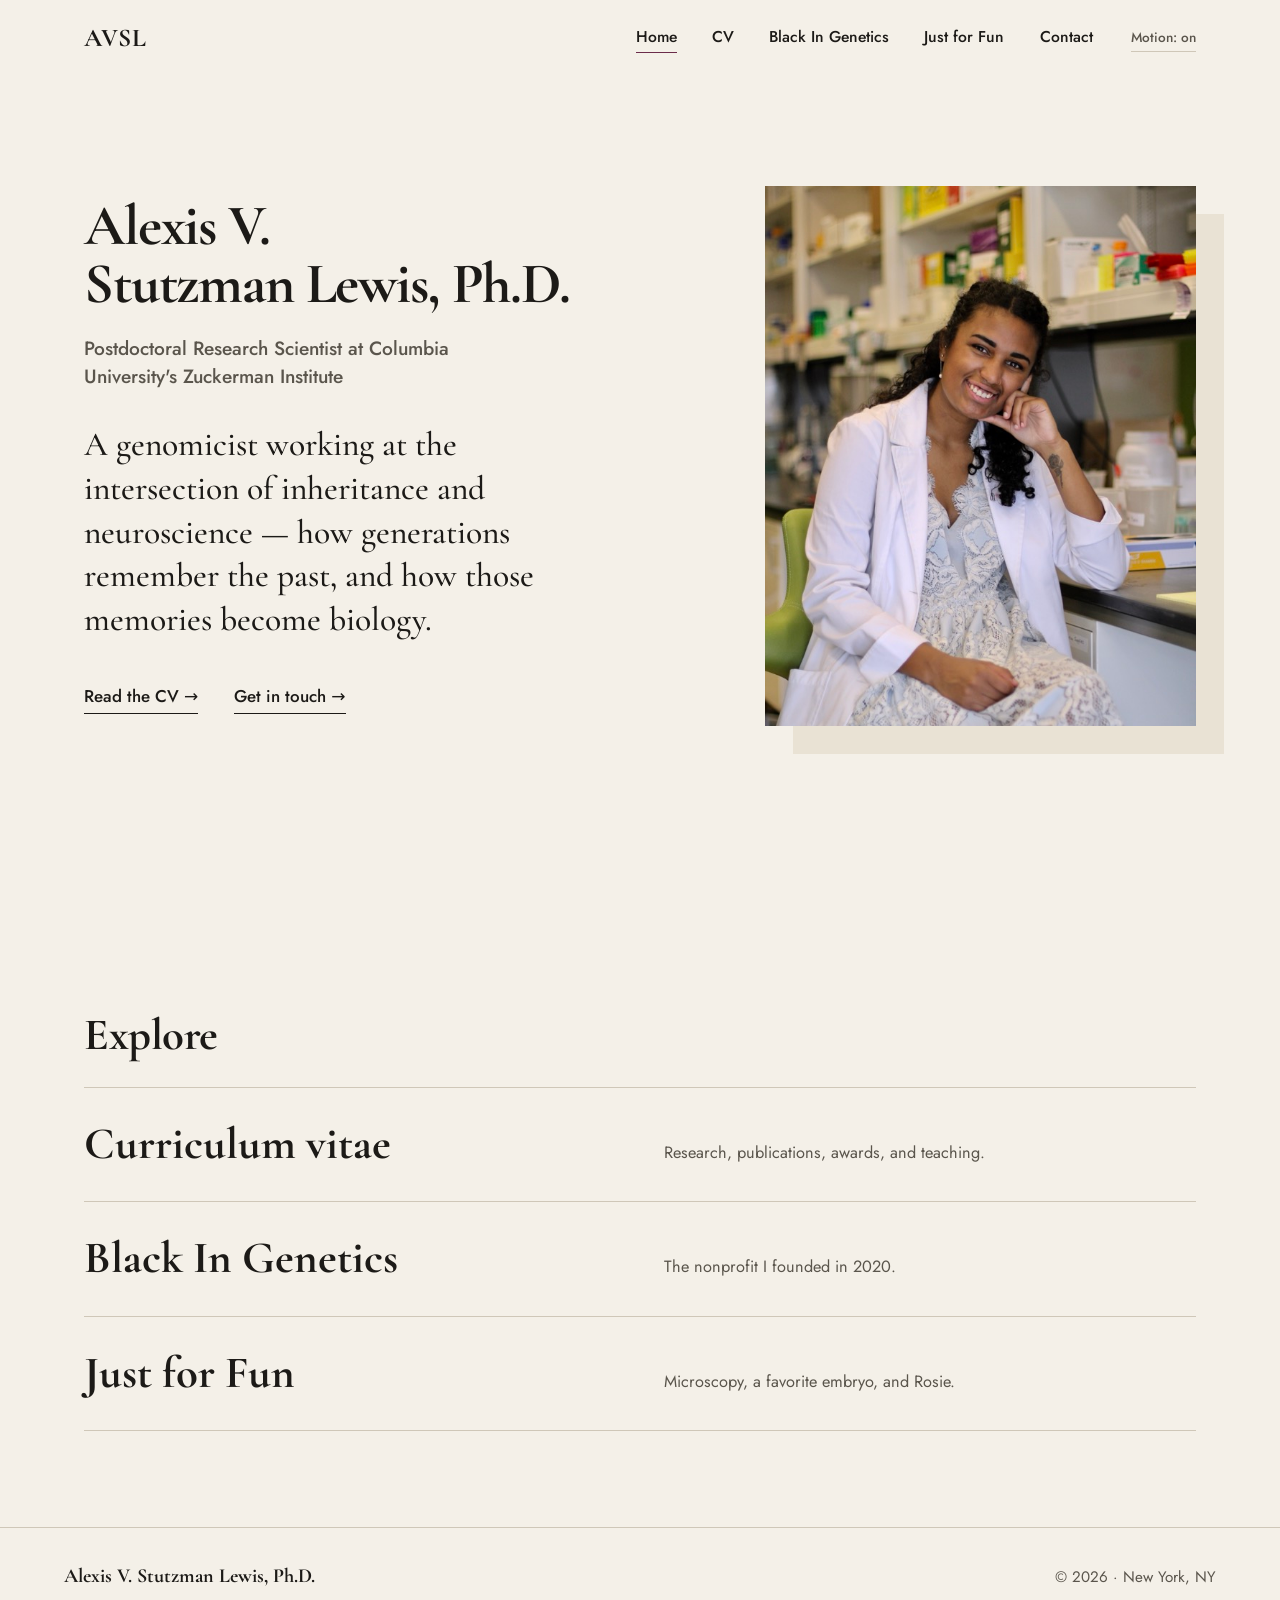
<file: index.html>
<!DOCTYPE html>
<html lang="en">
<head>
<meta charset="UTF-8">
<meta name="viewport" content="width=device-width, initial-scale=1.0">
<title>Alexis Stutzman Lewis, Ph.D.</title>
<meta name="description" content="Alexis Stutzman Lewis, Ph.D. — postdoctoral research scientist at Columbia University's Zuckerman Institute, studying the molecular biology of intergenerational inheritance.">
<meta property="og:title" content="Alexis Stutzman Lewis, Ph.D.">
<meta property="og:description" content="A genomicist working at the intersection of inheritance and neuroscience.">
<meta property="og:image" content="assets/images/media/headshot.jpg">
<meta property="og:type" content="website">
<meta name="twitter:card" content="summary_large_image">
<link rel="icon" href="assets/images/favicon/favicon.svg" type="image/svg+xml">
<link rel="preconnect" href="https://fonts.googleapis.com">
<link rel="preconnect" href="https://fonts.gstatic.com" crossorigin>
<link href="https://fonts.googleapis.com/css2?family=Cormorant+Garamond:wght@500;600;700&family=Jost:wght@400;500&display=swap" rel="stylesheet">
<link rel="stylesheet" href="assets/css/tokens.css">
<link rel="stylesheet" href="assets/css/base.css">
<link rel="stylesheet" href="assets/css/components.css">
<link rel="stylesheet" href="assets/css/home.css">
</head>
<body>
<div id="cursor-aura" aria-hidden="true"></div>

<header class="masthead" id="navbar">
  <a href="index.html" class="wordmark">AVSL</a>
  <button class="menu-btn" id="menu-btn" type="button" aria-expanded="false" aria-controls="menu">Menu</button>
  <nav class="menu" id="menu" aria-label="Primary">
    <ul>
      <li><a href="index.html" aria-current="page">Home</a></li>
      <li><a href="cv.html">CV</a></li>
      <li><a href="black-in-genetics.html">Black In Genetics</a></li>
      <li><a href="just-for-fun.html">Just for Fun</a></li>
      <li><a href="contact.html">Contact</a></li>
    </ul>
    <button id="motion-toggle" class="motion-toggle" aria-pressed="false" type="button">Motion: on</button>
  </nav>
</header>

<main>
  <section class="hero wrap">
    <figure class="hero-portrait fade-in">
      <img src="assets/images/media/headshot.jpg" alt="Portrait of Alexis Stutzman Lewis in a lab coat, seated at a laboratory bench">
    </figure>
    <div class="hero-text fade-in">
      <h1 class="hero-name"><span>Alexis V.</span><span>Stutzman Lewis, Ph.D.</span></h1>
      <p class="role">Postdoctoral Research Scientist at Columbia University's Zuckerman Institute</p>
      <p class="lede">A genomicist working at the intersection of inheritance and neuroscience — how generations remember the past, and how those memories become biology.</p>
      <div class="hero-links">
        <a href="cv.html" class="arrow-link">Read the CV &rarr;</a>
        <a href="contact.html" class="arrow-link">Get in touch &rarr;</a>
      </div>
    </div>
  </section>

  <section class="index wrap fade-in" aria-labelledby="index-title">
    <h2 class="index-title" id="index-title">Explore</h2>
    <ul class="index-list">
      <li><a href="cv.html"><strong>Curriculum vitae</strong><span>Research, publications, awards, and teaching.</span></a></li>
      <li><a href="black-in-genetics.html"><strong>Black In Genetics</strong><span>The nonprofit I founded in 2020.</span></a></li>
      <li><a href="just-for-fun.html"><strong>Just for Fun</strong><span>Microscopy, a favorite embryo, and Rosie.</span></a></li>
    </ul>
  </section>
</main>

<footer class="site-footer">
  <span class="footer-name">Alexis V. Stutzman Lewis, Ph.D.</span>
  <span class="footer-copy">&copy; 2026 &middot; New York, NY</span>
</footer>

<script src="assets/js/main.js"></script>
<!-- TODO: analytics — sign up free at https://www.goatcounter.com, then uncomment and replace MYCODE:
<script data-goatcounter="https://MYCODE.goatcounter.com/count" async src="//gc.zgo.at/count.js"></script> -->
</body>
</html>
</file>
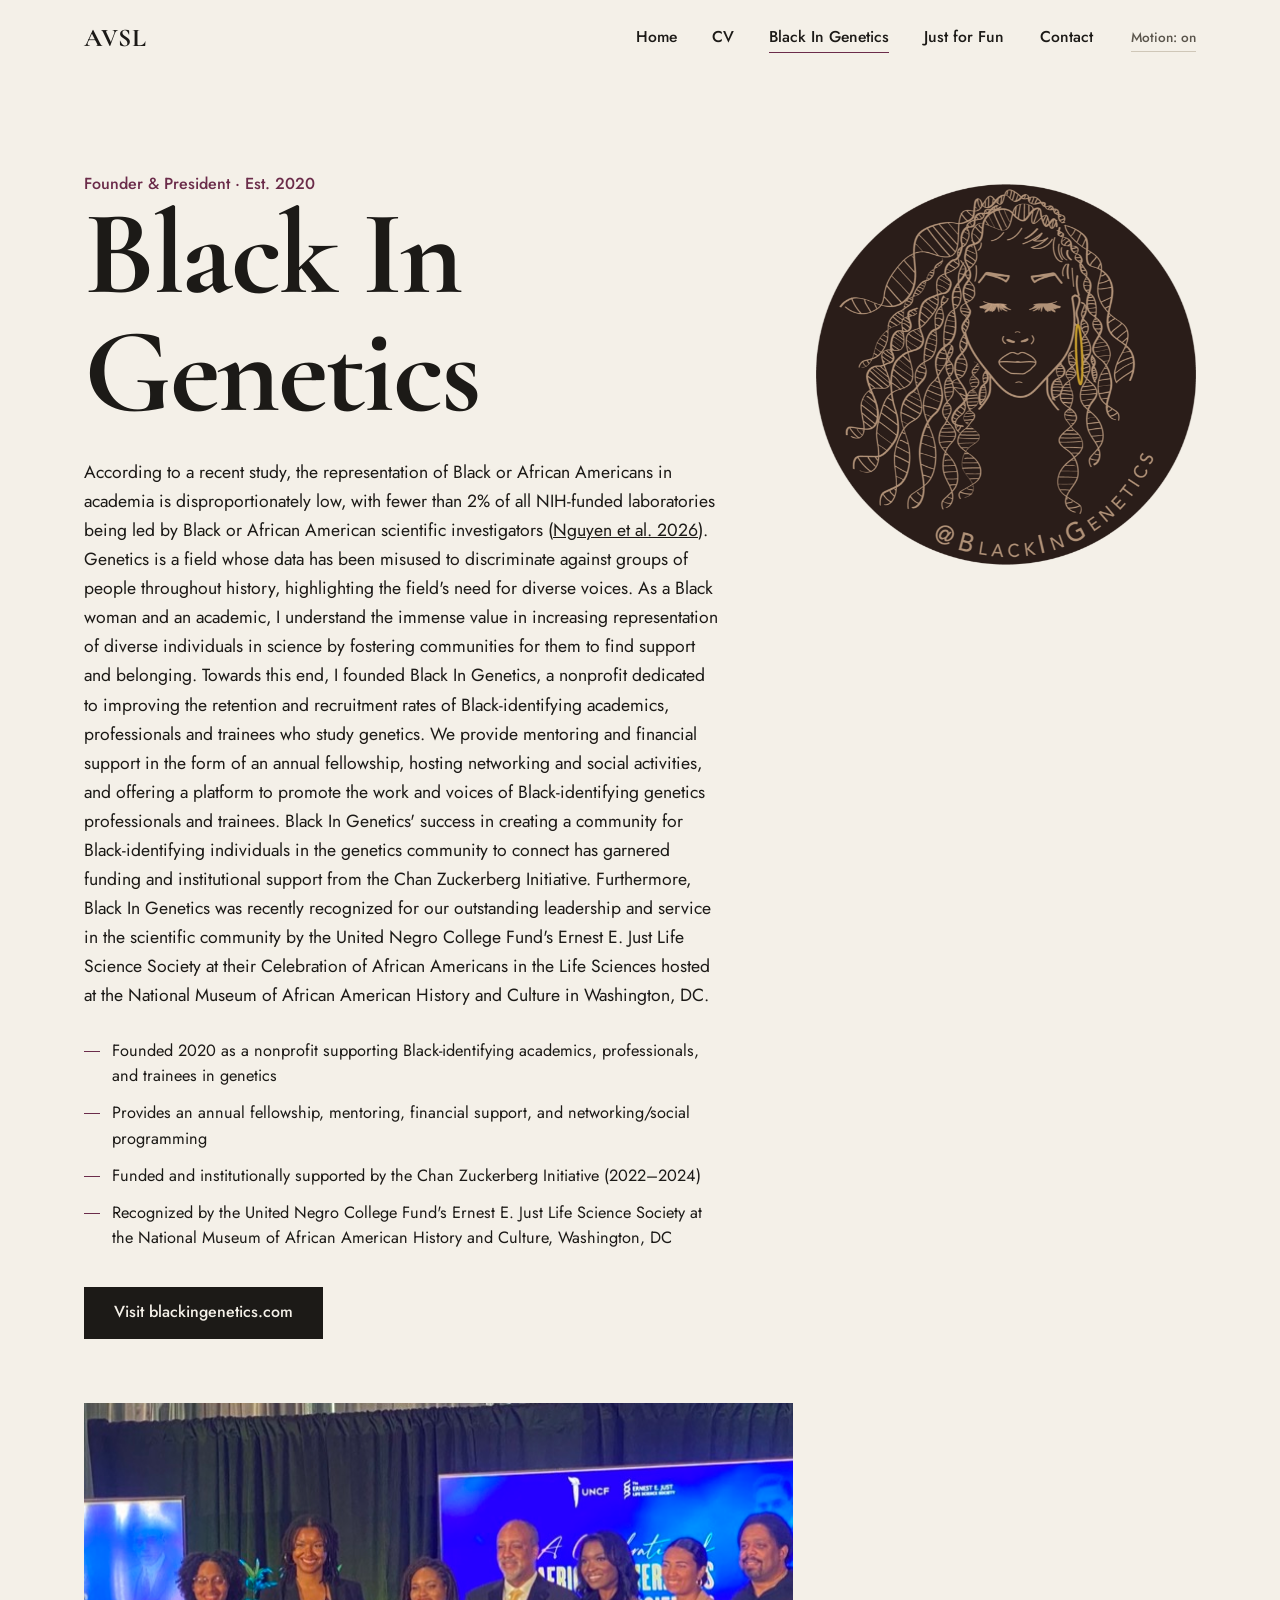
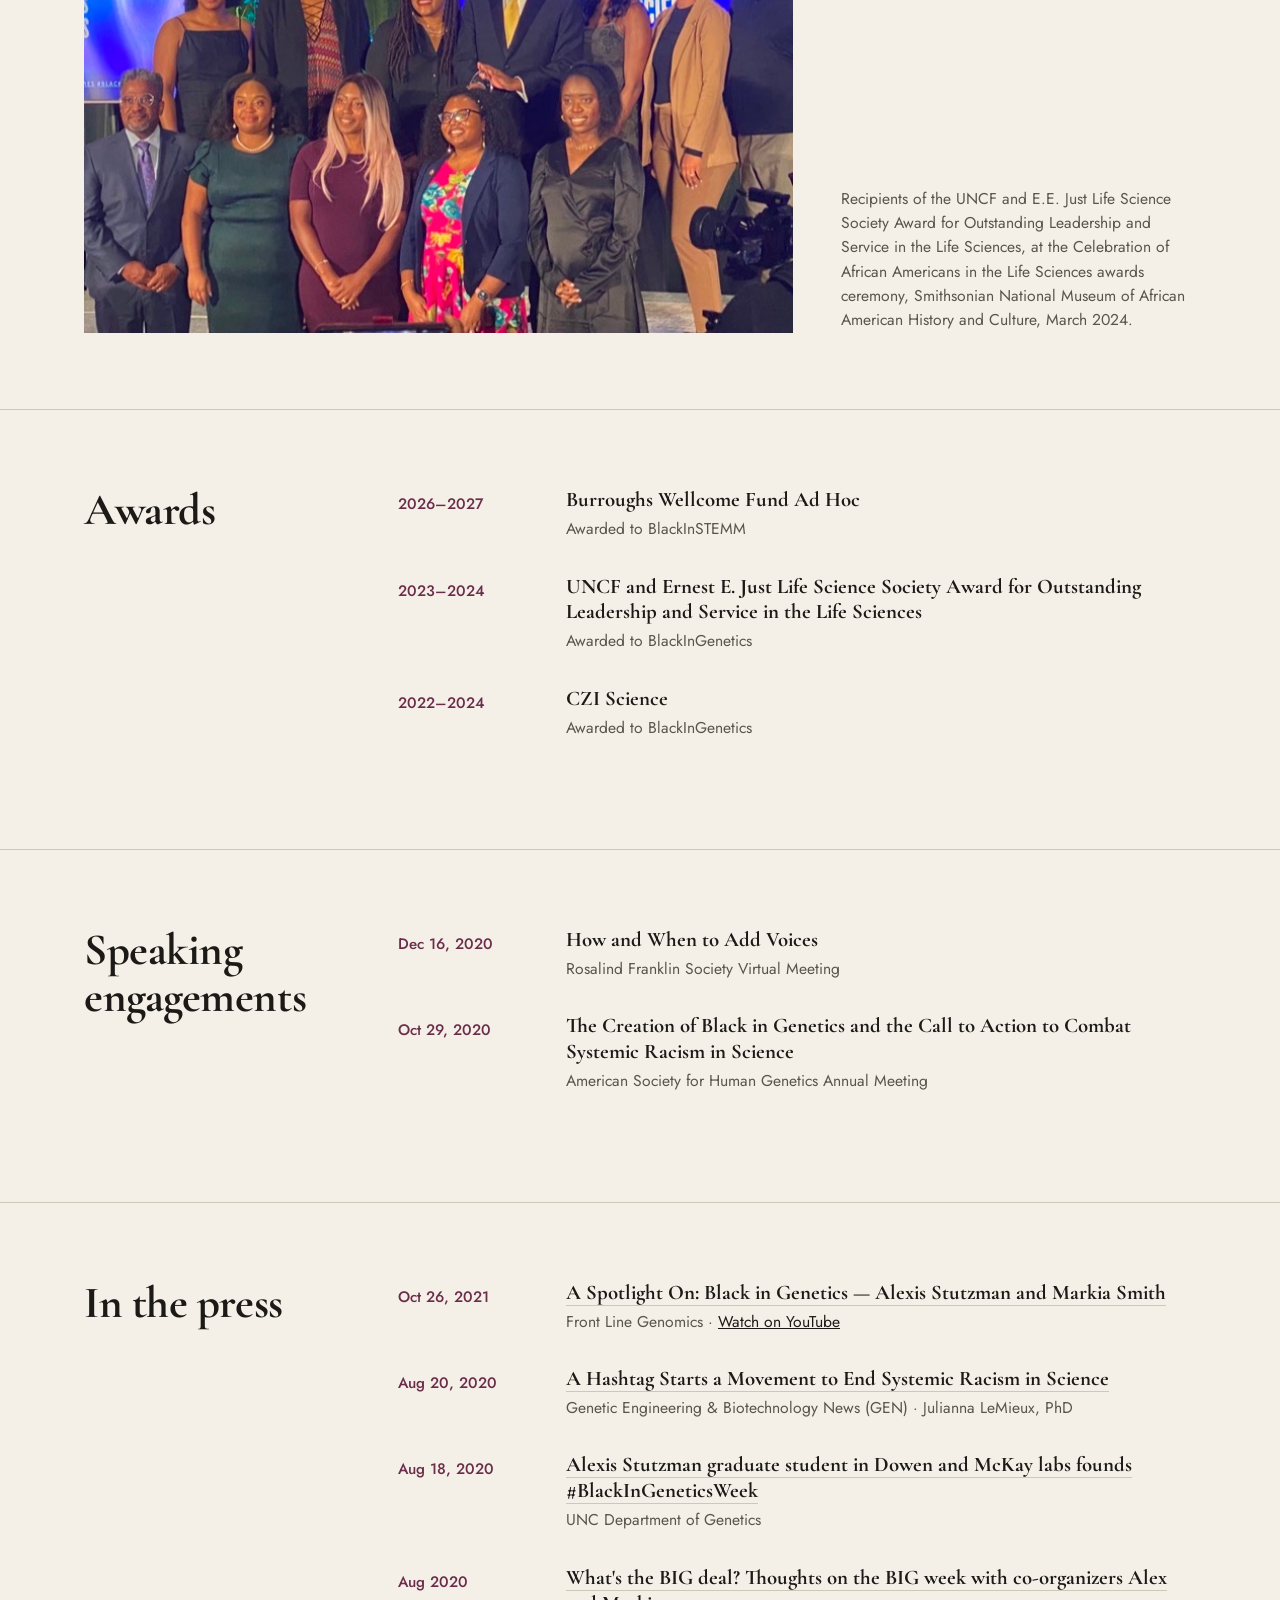
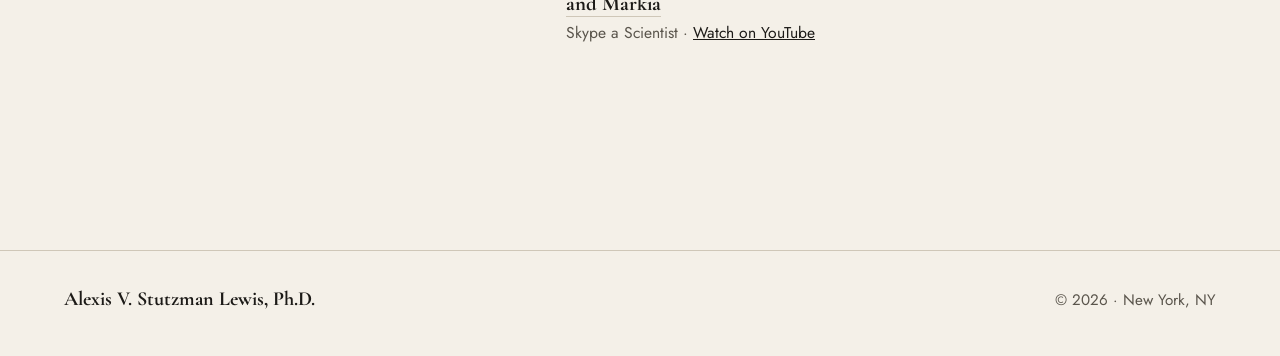
<file: black-in-genetics.html>
<!DOCTYPE html>
<html lang="en">
<head>
<meta charset="UTF-8">
<meta name="viewport" content="width=device-width, initial-scale=1.0">
<title>Black In Genetics — Alexis Stutzman Lewis, Ph.D.</title>
<meta name="description" content="Black In Genetics, founded by Alexis Stutzman Lewis in 2020 — a nonprofit supporting the retention and recruitment of Black-identifying academics, professionals, and trainees in genetics.">
<meta property="og:title" content="Black In Genetics — Alexis Stutzman Lewis, Ph.D.">
<meta property="og:image" content="assets/images/media/black-in-genetics-logo.png">
<meta property="og:type" content="website">
<meta name="twitter:card" content="summary_large_image">
<link rel="icon" href="assets/images/favicon/favicon.svg" type="image/svg+xml">
<link rel="preconnect" href="https://fonts.googleapis.com">
<link rel="preconnect" href="https://fonts.gstatic.com" crossorigin>
<link href="https://fonts.googleapis.com/css2?family=Cormorant+Garamond:wght@500;600;700&family=Jost:wght@400;500&display=swap" rel="stylesheet">
<link rel="stylesheet" href="assets/css/tokens.css">
<link rel="stylesheet" href="assets/css/base.css">
<link rel="stylesheet" href="assets/css/components.css">
</head>
<body>
<div id="cursor-aura" aria-hidden="true"></div>

<header class="masthead" id="navbar">
  <a href="index.html" class="wordmark">AVSL</a>
  <button class="menu-btn" id="menu-btn" type="button" aria-expanded="false" aria-controls="menu">Menu</button>
  <nav class="menu" id="menu" aria-label="Primary">
    <ul>
      <li><a href="index.html">Home</a></li>
      <li><a href="cv.html">CV</a></li>
      <li><a href="black-in-genetics.html" aria-current="page">Black In Genetics</a></li>
      <li><a href="just-for-fun.html">Just for Fun</a></li>
      <li><a href="contact.html">Contact</a></li>
    </ul>
    <button id="motion-toggle" class="motion-toggle" aria-pressed="false" type="button">Motion: on</button>
  </nav>
</header>

<main>
  <section class="page-head wrap">
    <div class="big-head">
      <div>
        <p class="kicker">Founder &amp; President &middot; Est. 2020</p>
        <h1 class="page-title">Black In Genetics</h1>
        <p class="body-copy" id="big-bio"></p>
        <ul class="dash-list" id="big-highlights"></ul>
        <a href="https://blackingenetics.com" class="btn" target="_blank" rel="noopener">Visit blackingenetics.com</a>
      </div>
      <figure class="big-logo-fig">
        <img src="assets/images/media/black-in-genetics-logo.png" alt="Black In Genetics logo">
      </figure>
    </div>
  </section>

  <section class="wrap" style="padding-bottom: clamp(36px, 6vw, 80px);">
    <figure class="ceremony">
      <img id="big-ceremony-img" alt="">
      <figcaption id="big-ceremony-caption"></figcaption>
    </figure>
  </section>

  <section class="block fade-in">
    <div class="wrap block-grid">
      <h2 class="block-title">Awards</h2>
      <div class="data-list" id="big-awards"></div>
    </div>
  </section>

  <section class="block fade-in">
    <div class="wrap block-grid">
      <h2 class="block-title">Speaking engagements</h2>
      <div class="data-list" id="big-presentations"></div>
    </div>
  </section>

  <section class="block fade-in">
    <div class="wrap block-grid">
      <h2 class="block-title">In the press</h2>
      <div class="data-list" id="big-press"></div>
    </div>
  </section>
</main>

<footer class="site-footer">
  <span class="footer-name">Alexis V. Stutzman Lewis, Ph.D.</span>
  <span class="footer-copy">&copy; 2026 &middot; New York, NY</span>
</footer>

<script src="assets/js/main.js"></script>
<script src="assets/js/render-black-in-genetics.js"></script>
<!-- TODO: analytics — sign up free at https://www.goatcounter.com, then uncomment and replace MYCODE:
<script data-goatcounter="https://MYCODE.goatcounter.com/count" async src="//gc.zgo.at/count.js"></script> -->
</body>
</html>
</file>
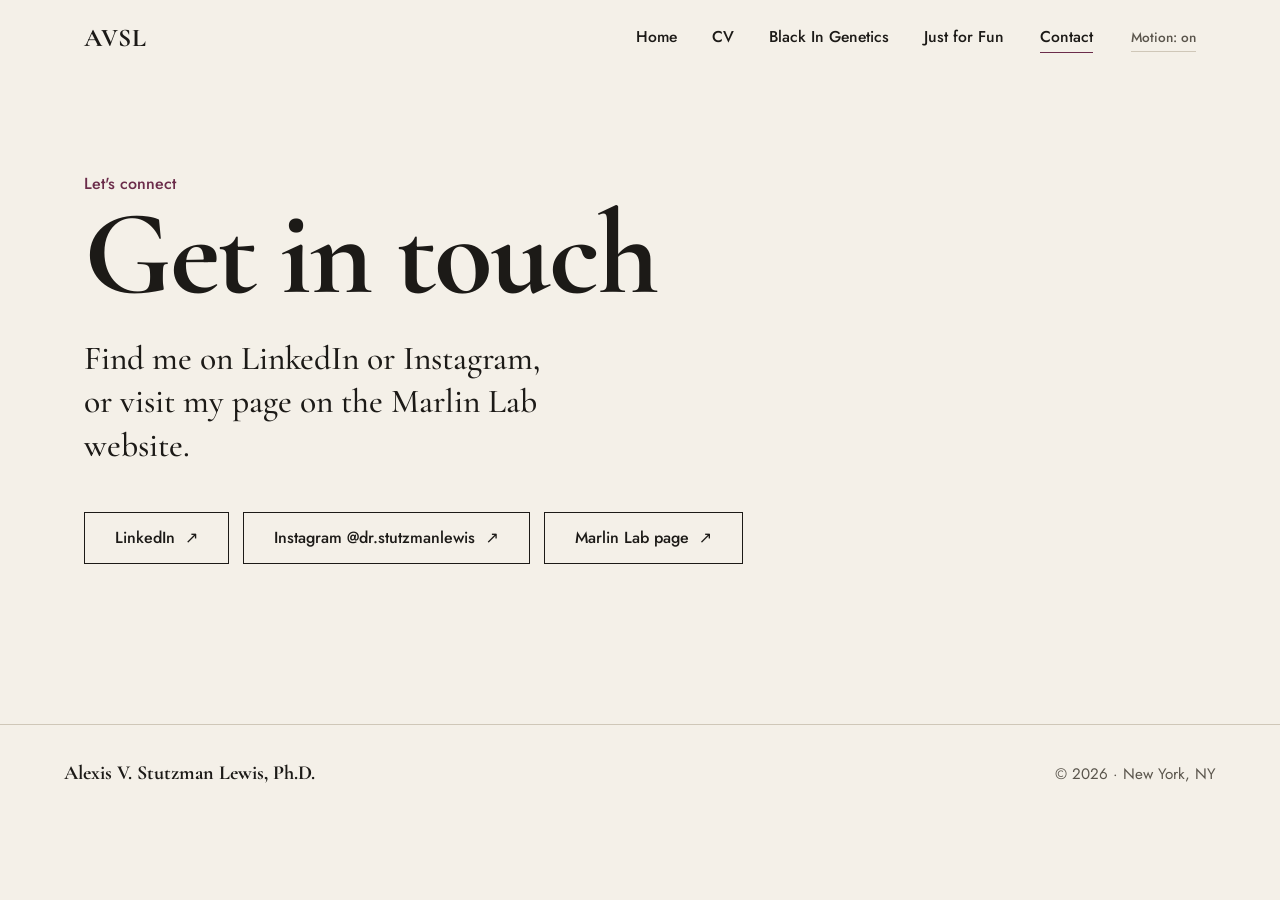
<file: contact.html>
<!DOCTYPE html>
<html lang="en">
<head>
<meta charset="UTF-8">
<meta name="viewport" content="width=device-width, initial-scale=1.0">
<title>Contact — Alexis Stutzman Lewis, Ph.D.</title>
<meta name="description" content="Get in touch with Alexis Stutzman Lewis, Ph.D.">
<meta property="og:title" content="Contact — Alexis Stutzman Lewis, Ph.D.">
<meta property="og:image" content="assets/images/media/headshot.jpg">
<meta property="og:type" content="website">
<meta name="twitter:card" content="summary_large_image">
<link rel="icon" href="assets/images/favicon/favicon.svg" type="image/svg+xml">
<link rel="preconnect" href="https://fonts.googleapis.com">
<link rel="preconnect" href="https://fonts.gstatic.com" crossorigin>
<link href="https://fonts.googleapis.com/css2?family=Cormorant+Garamond:wght@500;600;700&family=Jost:wght@400;500&display=swap" rel="stylesheet">
<link rel="stylesheet" href="assets/css/tokens.css">
<link rel="stylesheet" href="assets/css/base.css">
<link rel="stylesheet" href="assets/css/components.css">
</head>
<body>
<div id="cursor-aura" aria-hidden="true"></div>

<header class="masthead" id="navbar">
  <a href="index.html" class="wordmark">AVSL</a>
  <button class="menu-btn" id="menu-btn" type="button" aria-expanded="false" aria-controls="menu">Menu</button>
  <nav class="menu" id="menu" aria-label="Primary">
    <ul>
      <li><a href="index.html">Home</a></li>
      <li><a href="cv.html">CV</a></li>
      <li><a href="black-in-genetics.html">Black In Genetics</a></li>
      <li><a href="just-for-fun.html">Just for Fun</a></li>
      <li><a href="contact.html" aria-current="page">Contact</a></li>
    </ul>
    <button id="motion-toggle" class="motion-toggle" aria-pressed="false" type="button">Motion: on</button>
  </nav>
</header>

<main>
  <section class="page-head wrap">
    <p class="kicker">Let's connect</p>
    <h1 class="page-title">Get in touch</h1>
    <p class="lede" style="margin-top:24px;">Find me on LinkedIn or Instagram, or visit my page on the Marlin Lab website.</p>

    <div class="btn-row">
      <a class="btn btn--outline" id="linkedin-link" href="https://www.linkedin.com/in/alexis-stutzman-lewis-phd-975418100/" target="_blank" rel="noopener">LinkedIn <span aria-hidden="true">&nearr;</span></a>
      <a class="btn btn--outline" id="instagram-link" href="https://www.instagram.com/dr.stutzmanlewis/" target="_blank" rel="noopener">Instagram @dr.stutzmanlewis <span aria-hidden="true">&nearr;</span></a>
      <a class="btn btn--outline" id="marlin-link" href="https://www.biancajonesmarlin.com/alexstutzman" target="_blank" rel="noopener">Marlin Lab page <span aria-hidden="true">&nearr;</span></a>
    </div>
  </section>
</main>

<footer class="site-footer">
  <span class="footer-name">Alexis V. Stutzman Lewis, Ph.D.</span>
  <span class="footer-copy">&copy; 2026 &middot; New York, NY</span>
</footer>

<script src="assets/js/main.js"></script>
<script>
  fetch('data/contact.json').then(function (r) { return r.json(); }).then(function (c) {
    [['linkedin-link', c.linkedinUrl], ['instagram-link', c.instagramUrl], ['marlin-link', c.marlinLabUrl]].forEach(function (pair) {
      var el = document.getElementById(pair[0]);
      if (el && pair[1]) el.href = pair[1];
    });
  });
</script>
<!-- TODO: analytics — sign up free at https://www.goatcounter.com, then uncomment and replace MYCODE:
<script data-goatcounter="https://MYCODE.goatcounter.com/count" async src="//gc.zgo.at/count.js"></script> -->
</body>
</html>
</file>
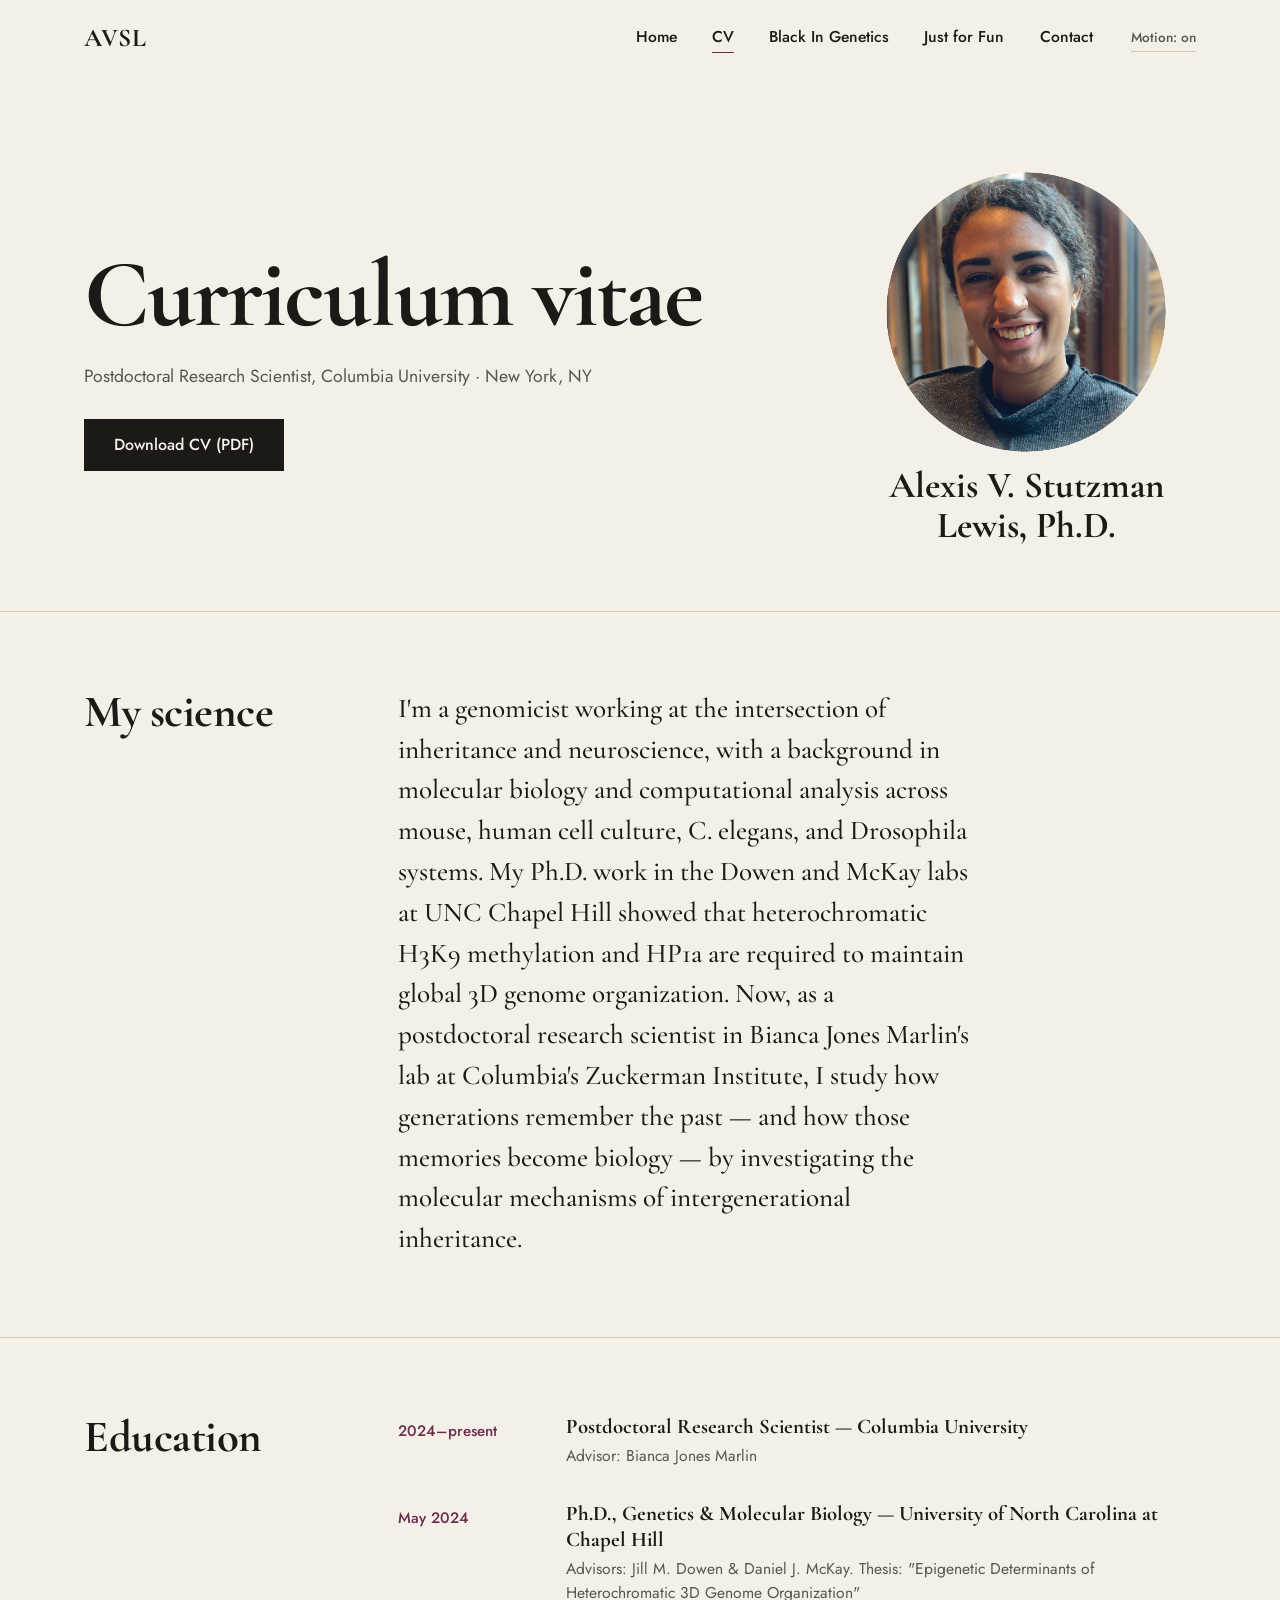
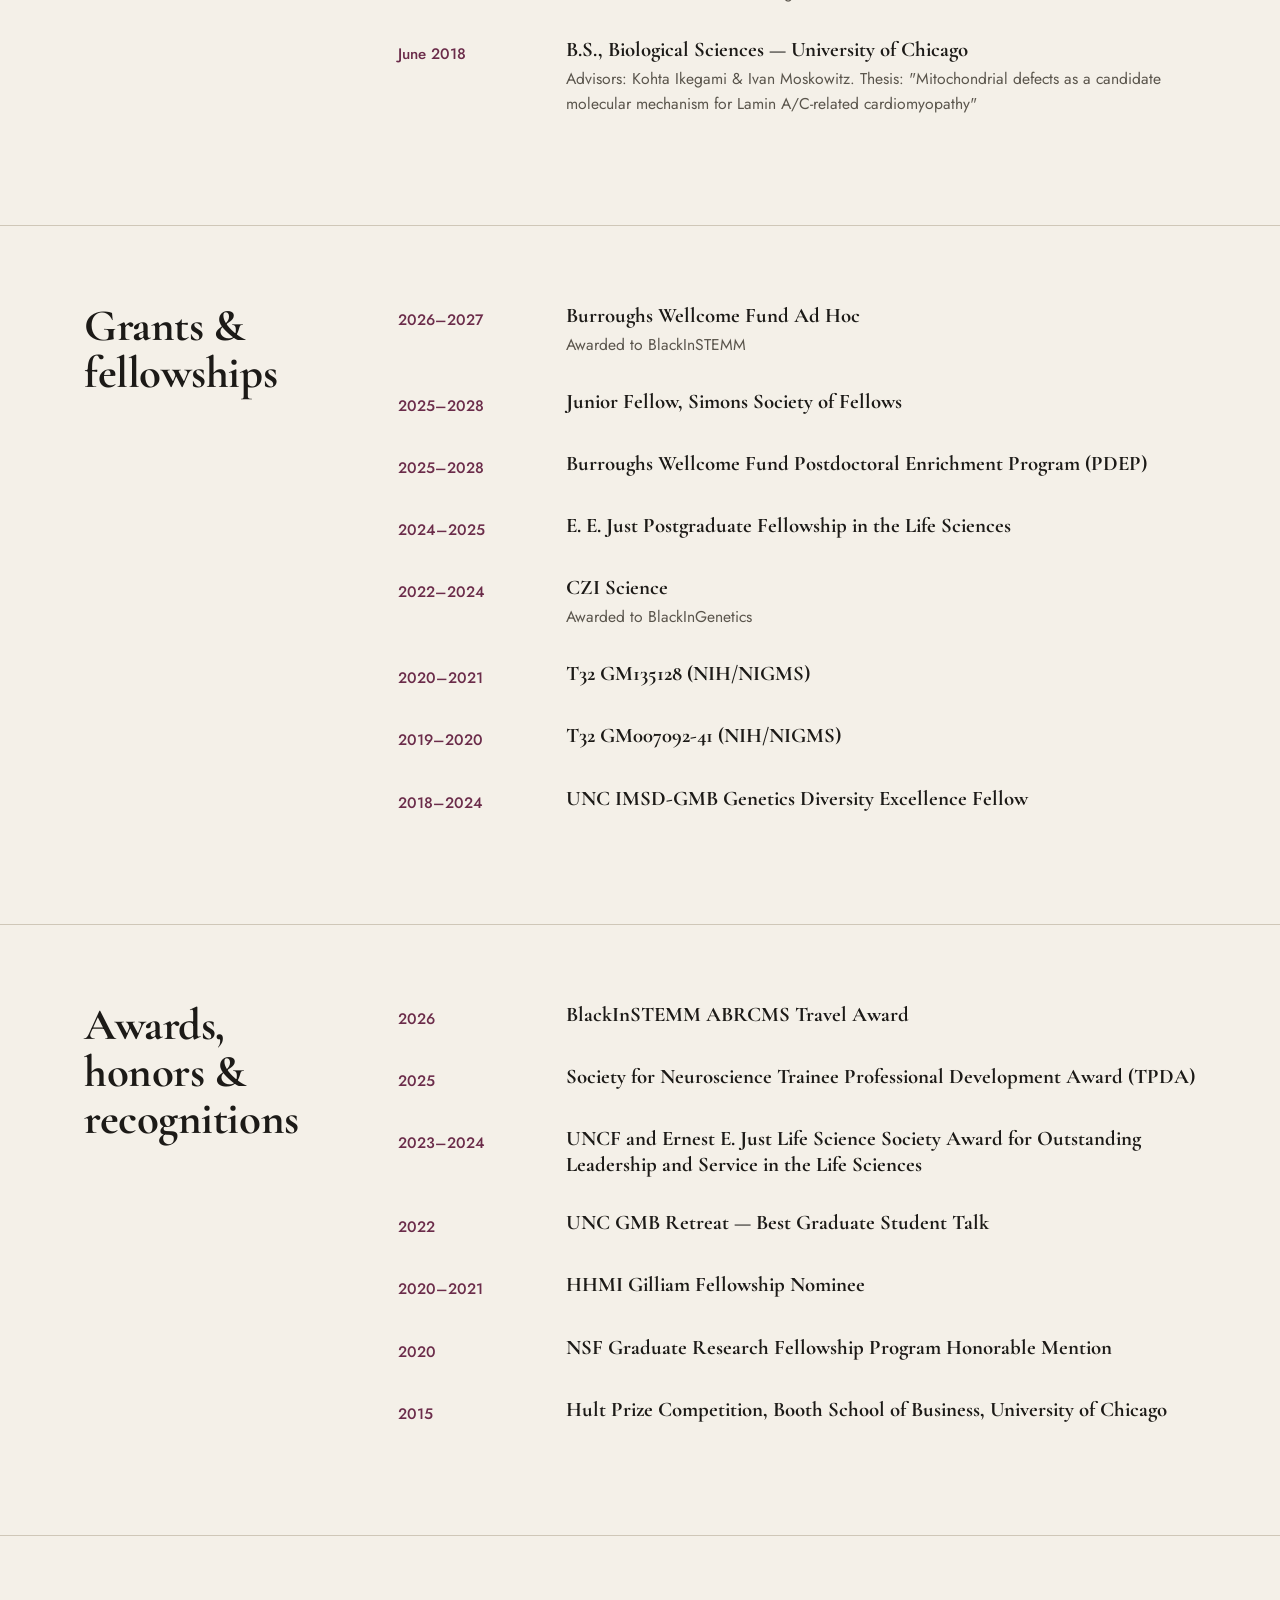
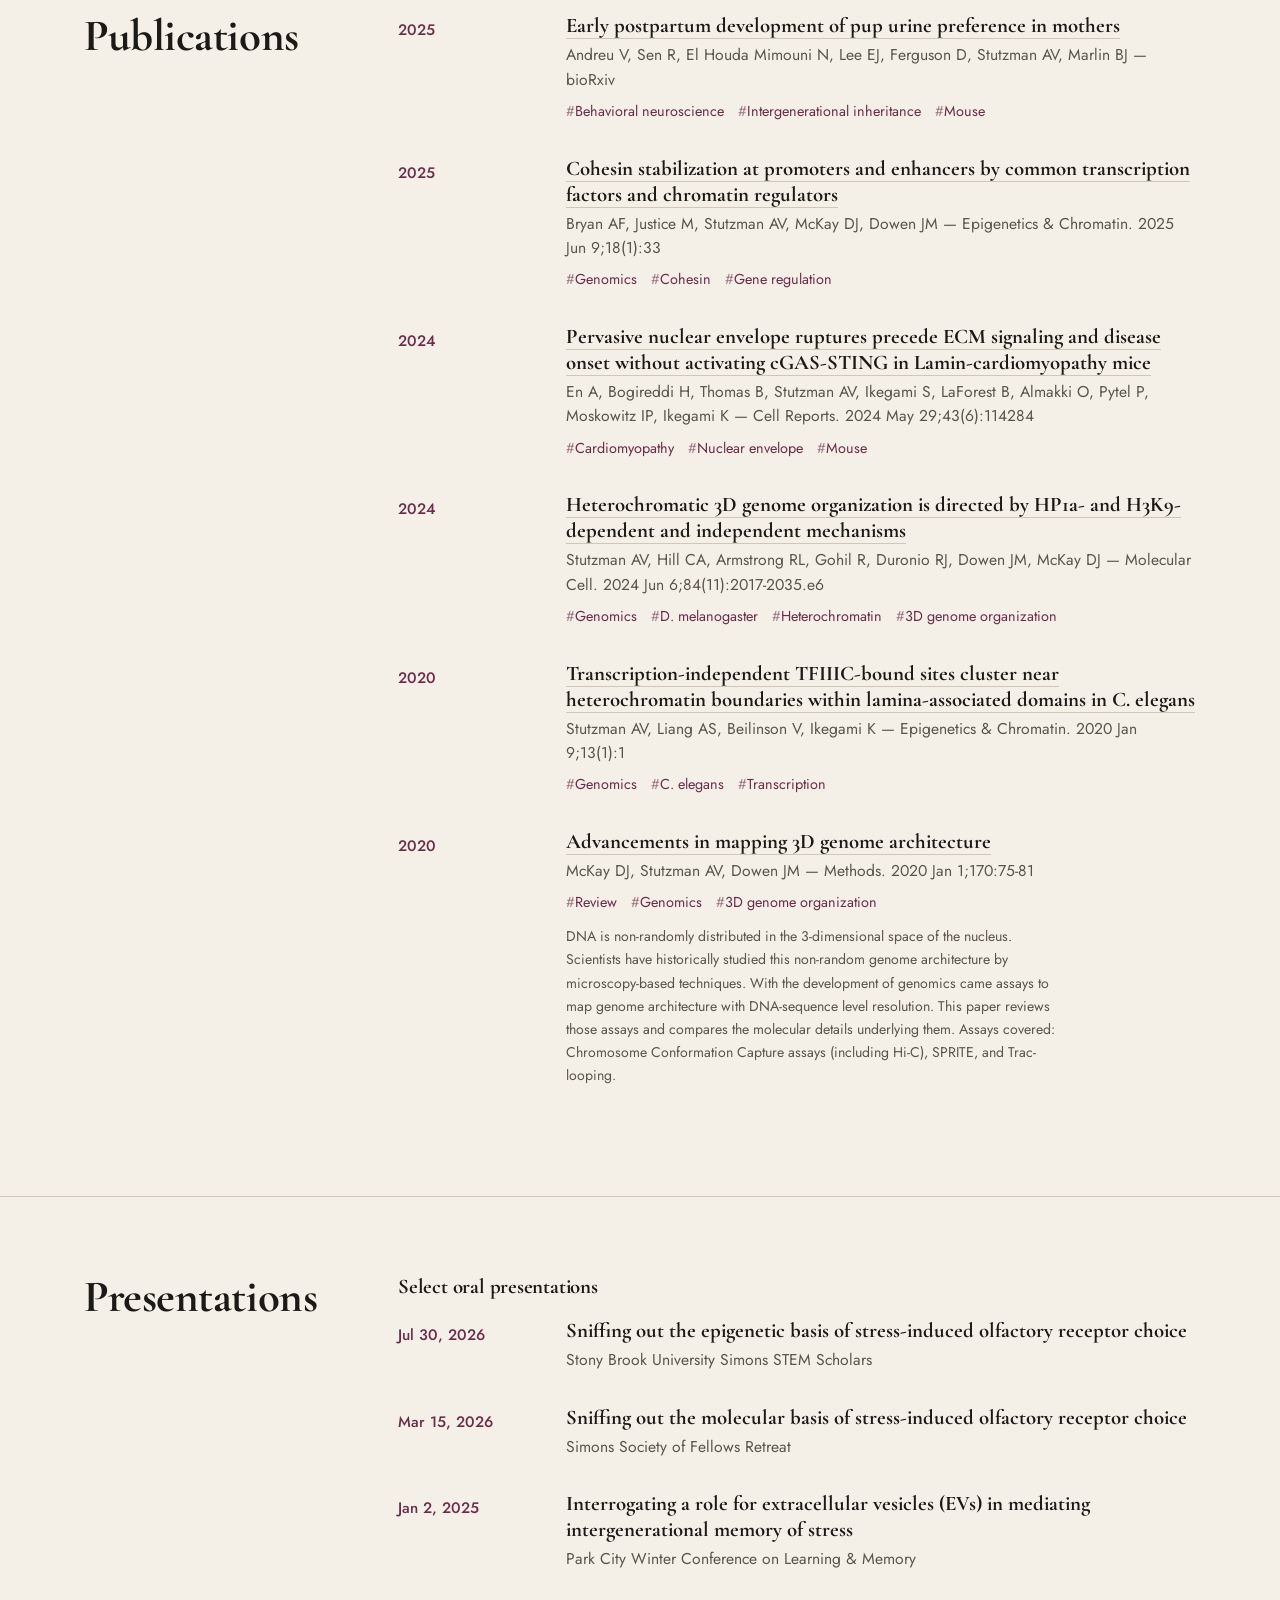
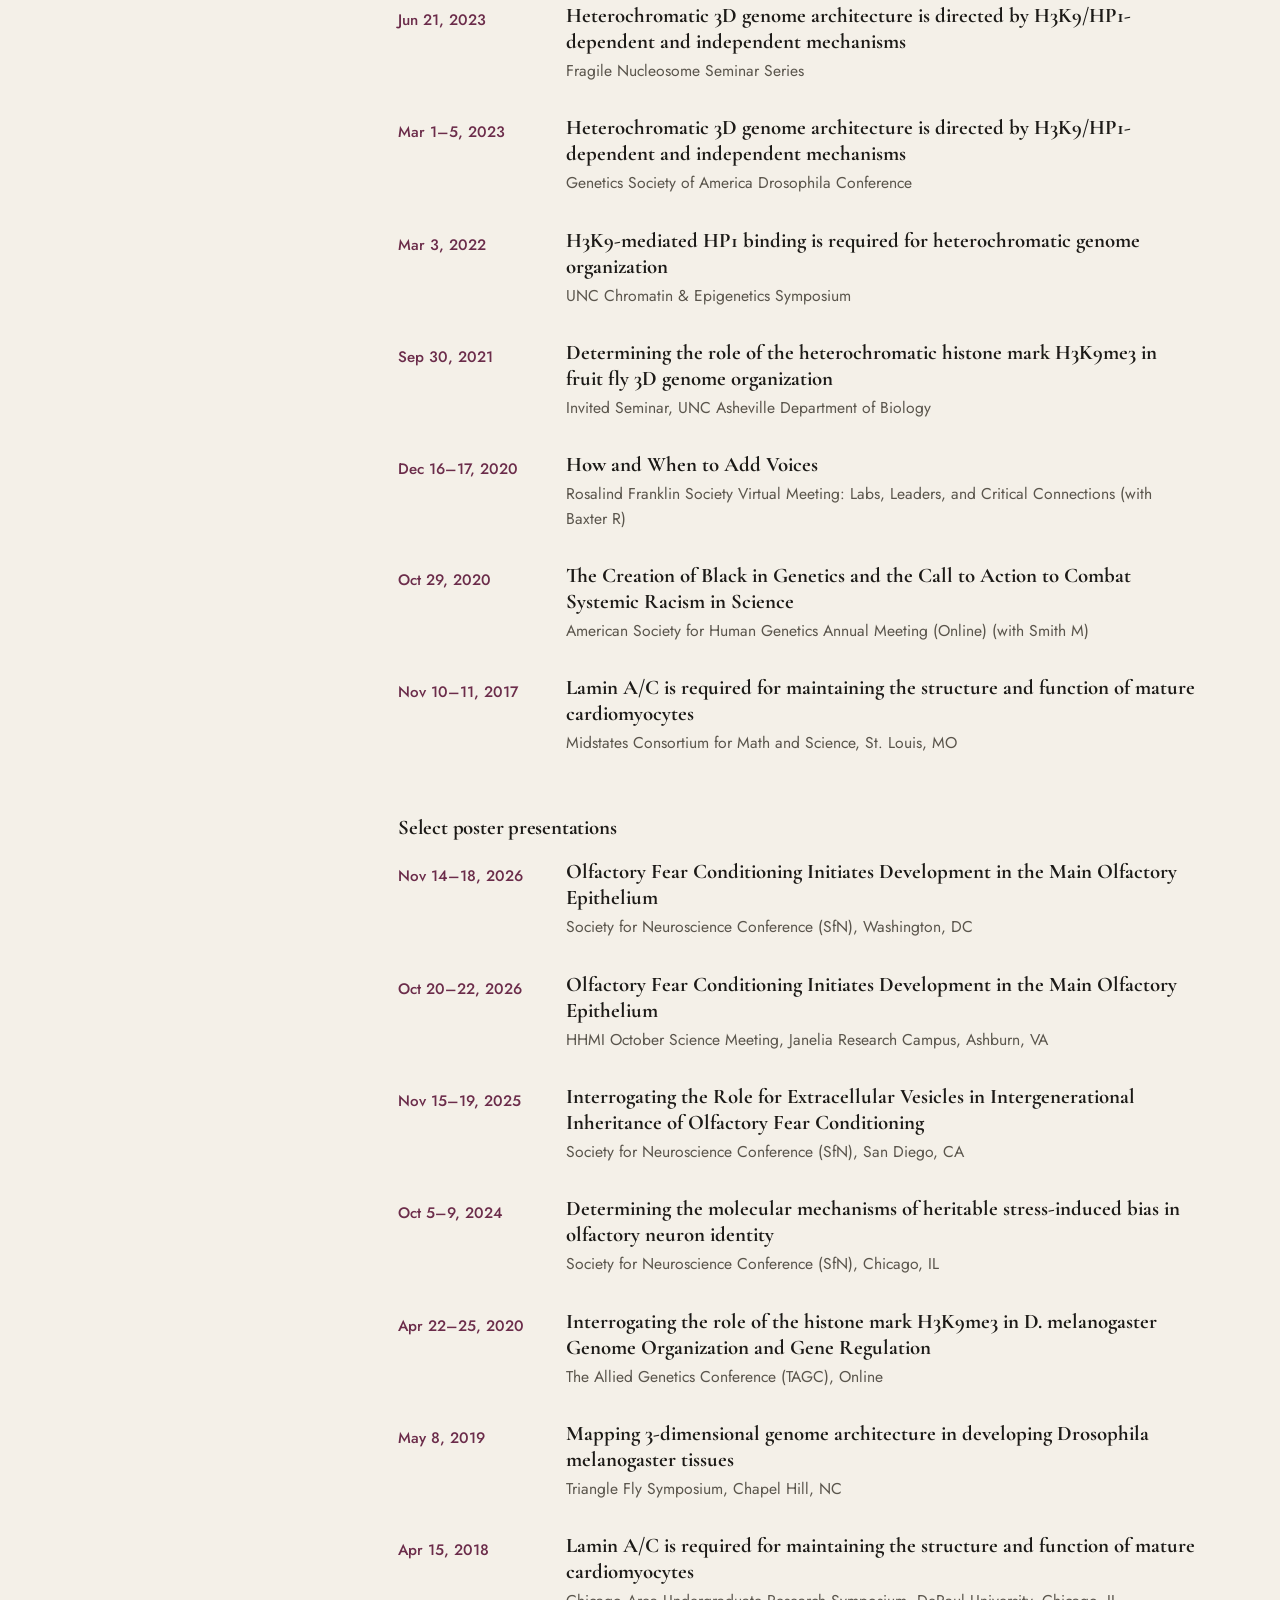
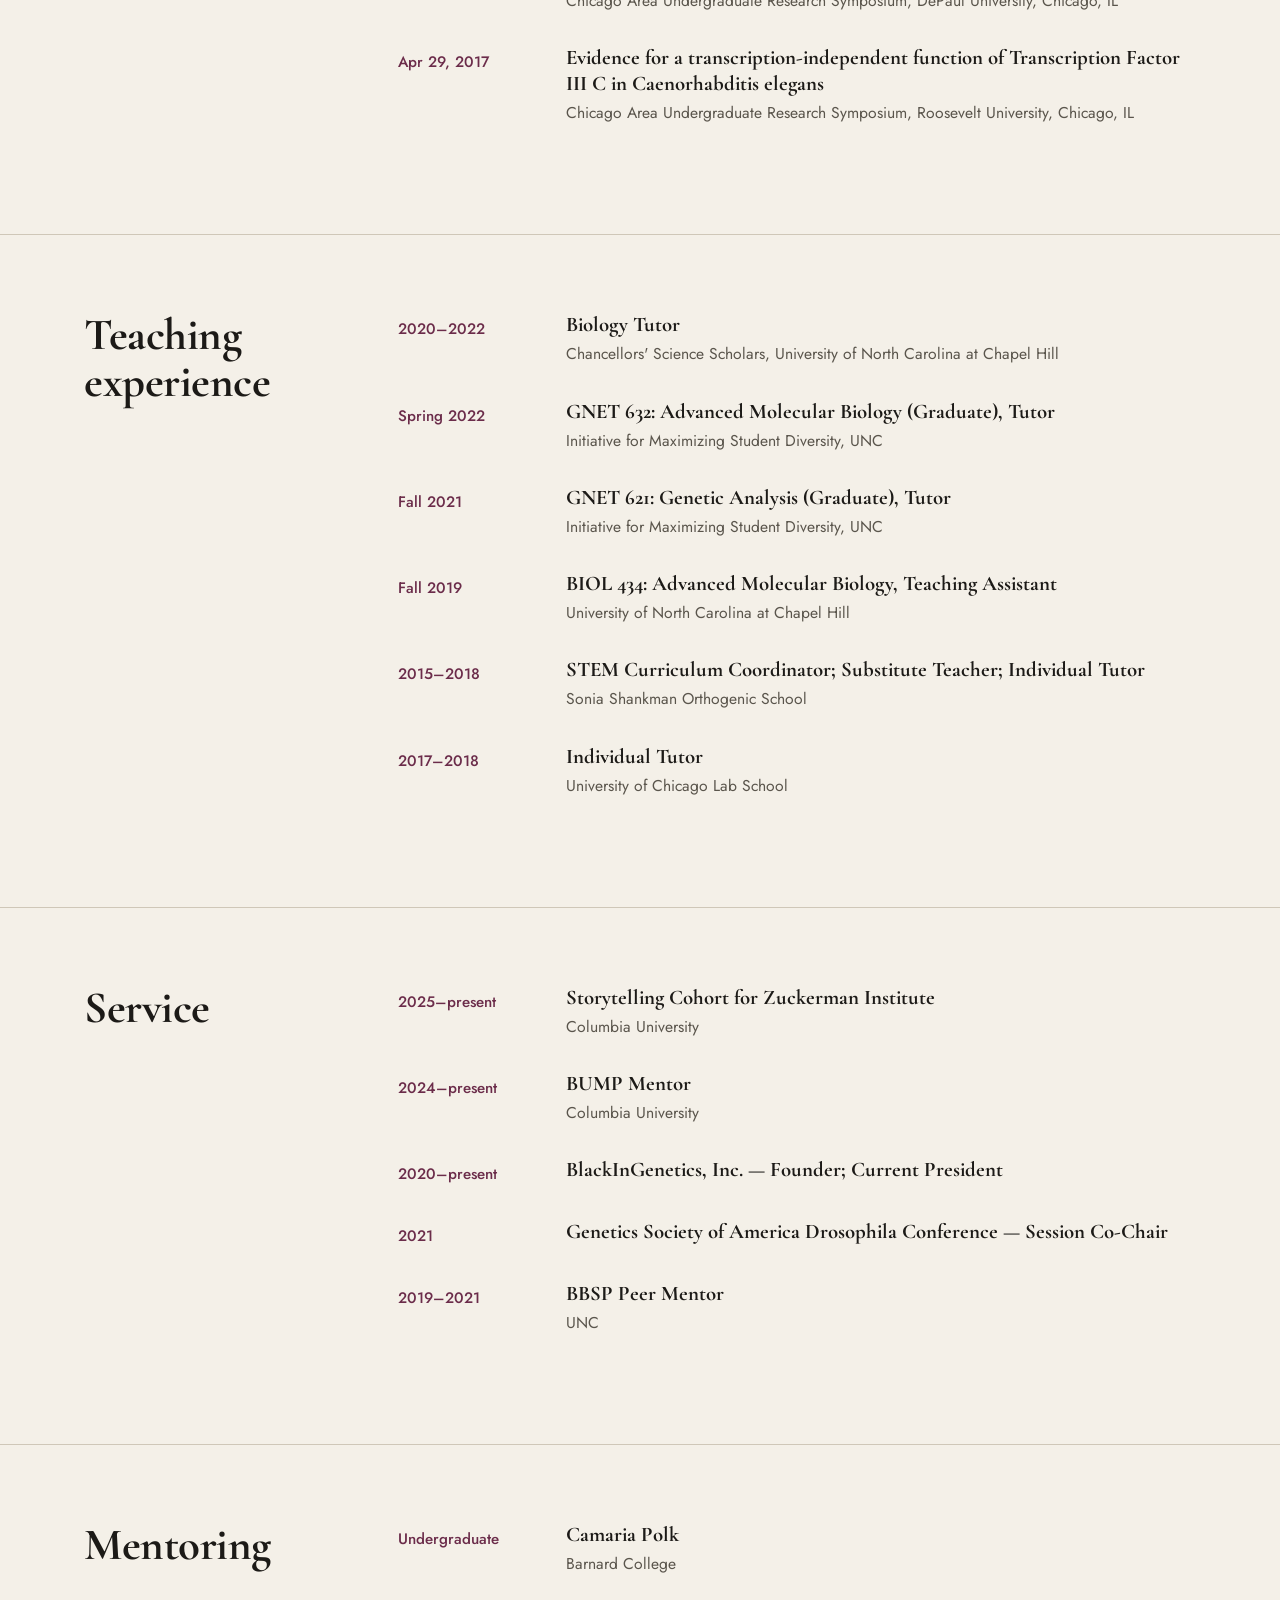
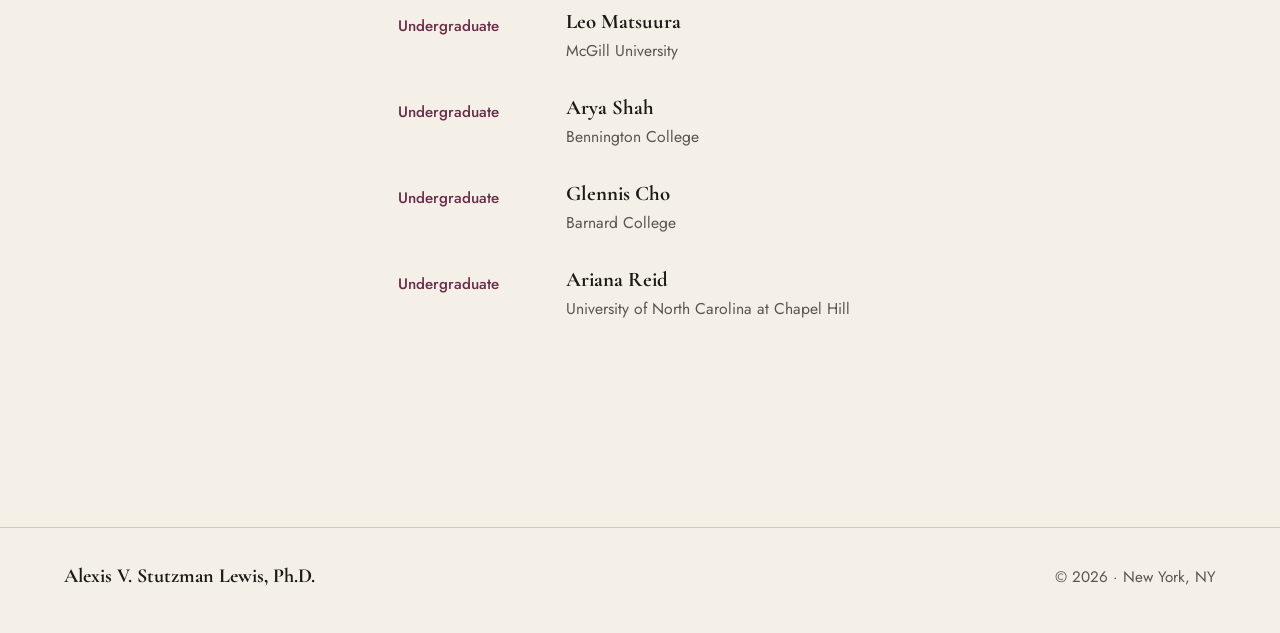
<file: cv.html>
<!DOCTYPE html>
<html lang="en">
<head>
<meta charset="UTF-8">
<meta name="viewport" content="width=device-width, initial-scale=1.0">
<title>CV — Alexis Stutzman Lewis, Ph.D.</title>
<meta name="description" content="Curriculum vitae of Alexis Stutzman Lewis, Ph.D. — education, publications, presentations, and service in genomics and molecular neuroscience.">
<meta property="og:title" content="CV — Alexis Stutzman Lewis, Ph.D.">
<meta property="og:image" content="assets/images/media/headshot.jpg">
<meta property="og:type" content="website">
<meta name="twitter:card" content="summary_large_image">
<link rel="icon" href="assets/images/favicon/favicon.svg" type="image/svg+xml">
<link rel="preconnect" href="https://fonts.googleapis.com">
<link rel="preconnect" href="https://fonts.gstatic.com" crossorigin>
<link href="https://fonts.googleapis.com/css2?family=Cormorant+Garamond:wght@500;600;700&family=Jost:wght@400;500&display=swap" rel="stylesheet">
<link rel="stylesheet" href="assets/css/tokens.css">
<link rel="stylesheet" href="assets/css/base.css">
<link rel="stylesheet" href="assets/css/components.css">
</head>
<body>
<div id="cursor-aura" aria-hidden="true"></div>

<header class="masthead" id="navbar">
  <a href="index.html" class="wordmark">AVSL</a>
  <button class="menu-btn" id="menu-btn" type="button" aria-expanded="false" aria-controls="menu">Menu</button>
  <nav class="menu" id="menu" aria-label="Primary">
    <ul>
      <li><a href="index.html">Home</a></li>
      <li><a href="cv.html" aria-current="page">CV</a></li>
      <li><a href="black-in-genetics.html">Black In Genetics</a></li>
      <li><a href="just-for-fun.html">Just for Fun</a></li>
      <li><a href="contact.html">Contact</a></li>
    </ul>
    <button id="motion-toggle" class="motion-toggle" aria-pressed="false" type="button">Motion: on</button>
  </nav>
</header>

<main>
  <section class="page-head wrap">
    <div class="cv-intro">
      <div class="cv-title-col">
        <h1 class="page-title cv-title">Curriculum vitae</h1>
        <p class="muted">Postdoctoral Research Scientist, Columbia University &middot; New York, NY</p>
        <a href="assets/documents/Stutzman_CV.pdf" class="btn" download>Download CV (PDF)</a>
      </div>
      <figure class="cv-person">
        <img src="assets/images/media/cv-headshot-circle.png" alt="Alexis Stutzman Lewis">
        <figcaption class="cv-name">Alexis V. Stutzman Lewis, Ph.D.</figcaption>
      </figure>
    </div>
  </section>

  <section class="block fade-in" id="my-science">
    <div class="wrap block-grid">
      <h2 class="block-title">My science</h2>
      <p class="block-lede">I'm a genomicist working at the intersection of inheritance and neuroscience, with a background in molecular biology and computational analysis across mouse, human cell culture, C. elegans, and Drosophila systems. My Ph.D. work in the Dowen and McKay labs at UNC Chapel Hill showed that heterochromatic H3K9 methylation and HP1a are required to maintain global 3D genome organization. Now, as a postdoctoral research scientist in Bianca Jones Marlin's lab at Columbia's Zuckerman Institute, I study how generations remember the past — and how those memories become biology — by investigating the molecular mechanisms of intergenerational inheritance.</p>
    </div>
  </section>

  <section class="block fade-in" id="education">
    <div class="wrap block-grid">
      <h2 class="block-title">Education</h2>
      <div class="data-list" id="education-list"></div>
    </div>
  </section>

  <section class="block fade-in" id="grants">
    <div class="wrap block-grid">
      <h2 class="block-title">Grants &amp; fellowships</h2>
      <div class="data-list" id="grants-list"></div>
    </div>
  </section>

  <section class="block fade-in" id="awards">
    <div class="wrap block-grid">
      <h2 class="block-title">Awards, honors &amp; recognitions</h2>
      <div class="data-list" id="awards-list"></div>
    </div>
  </section>

  <section class="block fade-in" id="publications">
    <div class="wrap block-grid">
      <h2 class="block-title">Publications</h2>
      <div class="data-list" id="publications-list"></div>
    </div>
  </section>

  <section class="block fade-in" id="presentations">
    <div class="wrap block-grid">
      <h2 class="block-title">Presentations</h2>
      <div>
        <h3 class="data-title" style="margin-bottom:18px;">Select oral presentations</h3>
        <div class="data-list" id="oral-list" style="margin-bottom:28px;"></div>
        <h3 class="data-title" style="margin-bottom:18px;">Select poster presentations</h3>
        <div class="data-list" id="poster-list"></div>
      </div>
    </div>
  </section>


  <section class="block fade-in" id="teaching">
    <div class="wrap block-grid">
      <h2 class="block-title">Teaching experience</h2>
      <div class="data-list" id="teaching-list"></div>
    </div>
  </section>

  <section class="block fade-in" id="service">
    <div class="wrap block-grid">
      <h2 class="block-title">Service</h2>
      <div class="data-list" id="service-list"></div>
    </div>
  </section>

  <section class="block fade-in" id="mentoring">
    <div class="wrap block-grid">
      <h2 class="block-title">Mentoring</h2>
      <div class="data-list" id="mentoring-list"></div>
    </div>
  </section>
</main>

<footer class="site-footer">
  <span class="footer-name">Alexis V. Stutzman Lewis, Ph.D.</span>
  <span class="footer-copy">&copy; 2026 &middot; New York, NY</span>
</footer>

<script src="assets/js/main.js"></script>
<script src="assets/js/render-cv.js"></script>
<!-- TODO: analytics — sign up free at https://www.goatcounter.com, then uncomment and replace MYCODE:
<script data-goatcounter="https://MYCODE.goatcounter.com/count" async src="//gc.zgo.at/count.js"></script> -->
</body>
</html>
</file>
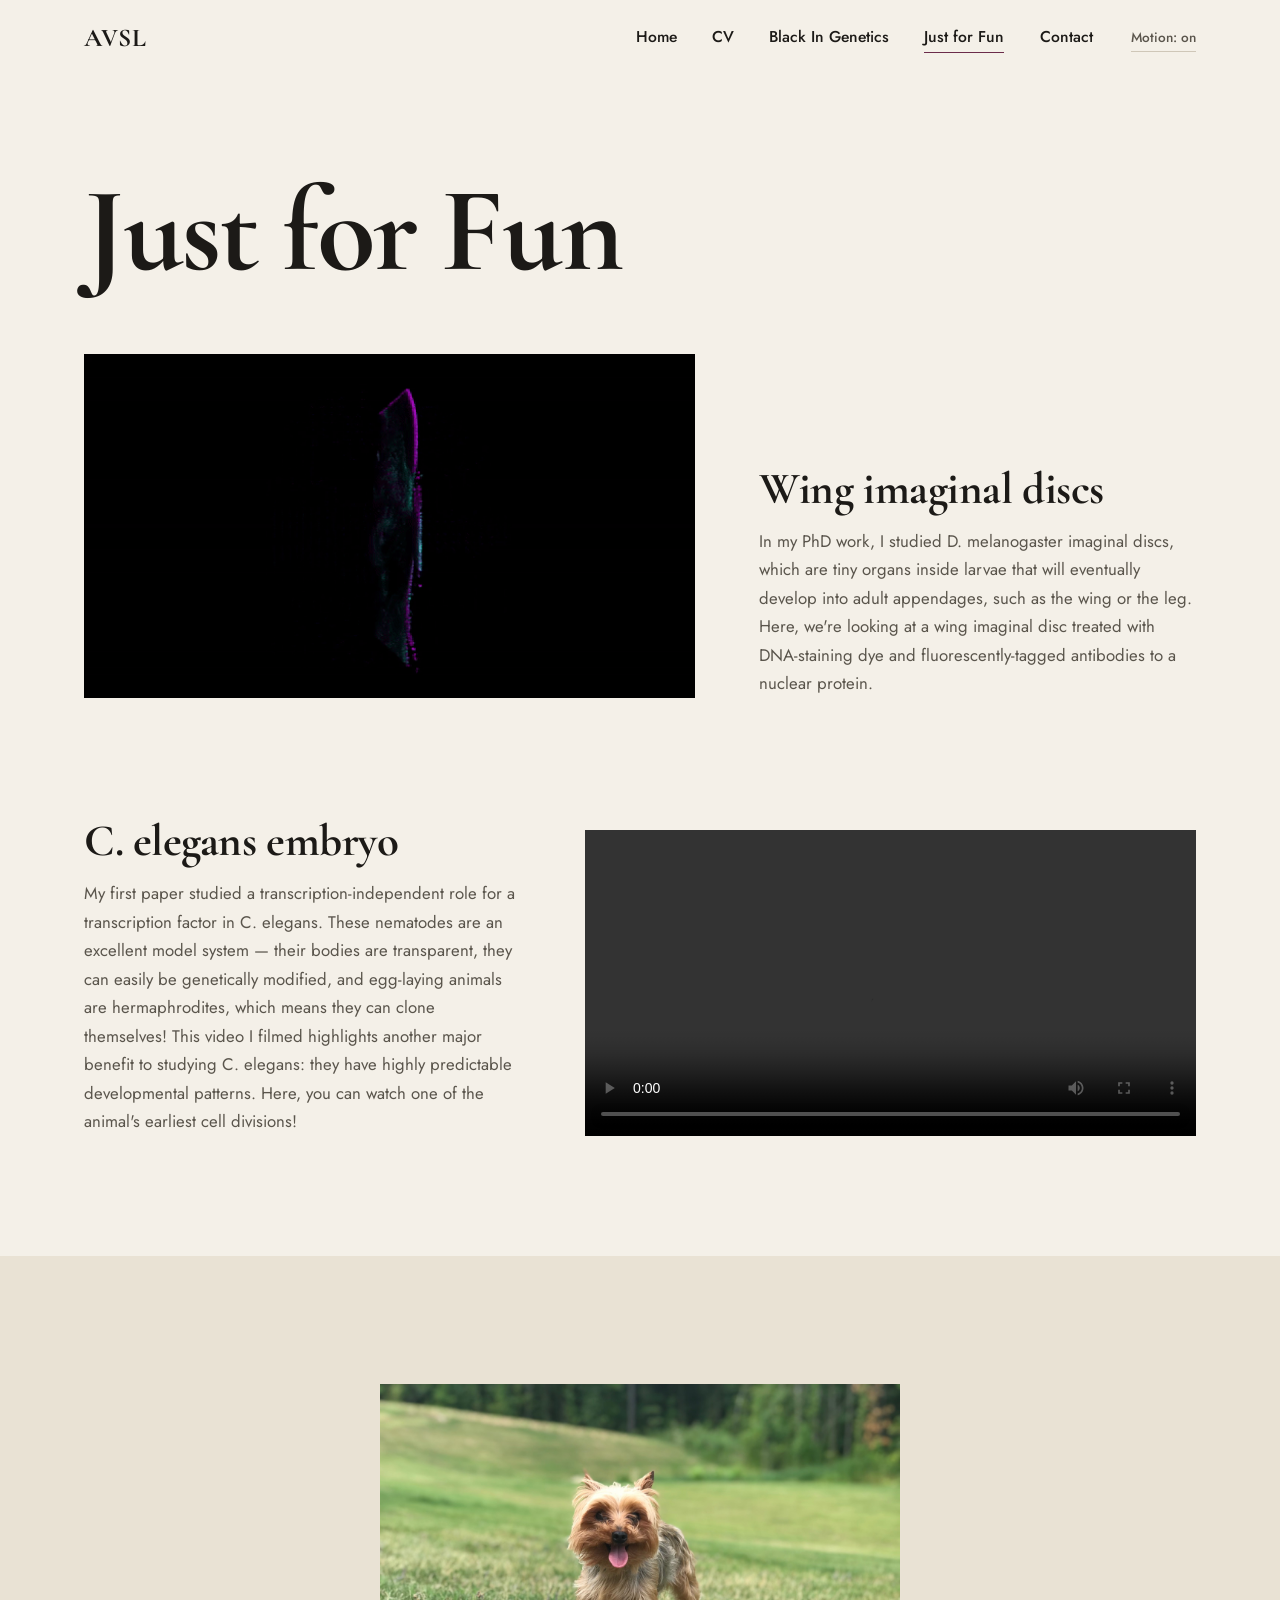
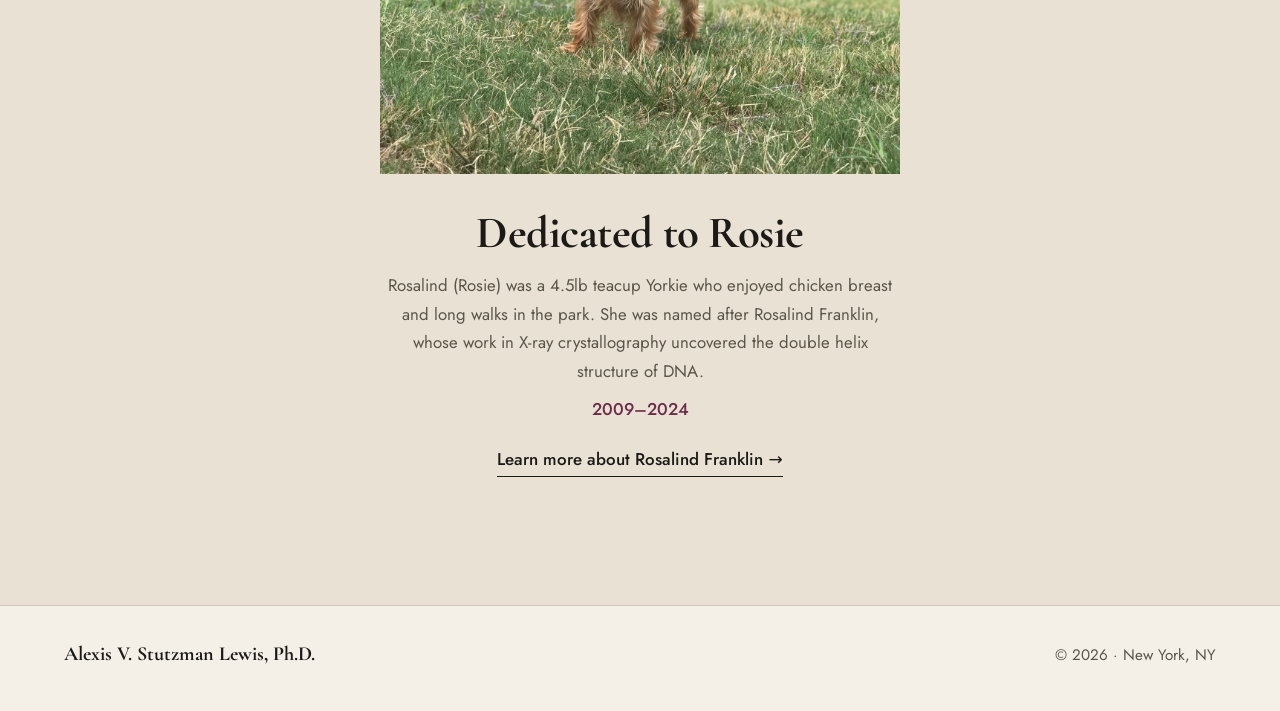
<file: just-for-fun.html>
<!DOCTYPE html>
<html lang="en">
<head>
<meta charset="UTF-8">
<meta name="viewport" content="width=device-width, initial-scale=1.0">
<title>Just for Fun — Alexis Stutzman Lewis, Ph.D.</title>
<meta name="description" content="The personal side of Alexis Stutzman Lewis — research organisms, life outside the lab, and a dedication to Rosie.">
<meta property="og:title" content="Just for Fun — Alexis Stutzman Lewis, Ph.D.">
<meta property="og:image" content="assets/images/media/personal-photo.jpg">
<meta property="og:type" content="website">
<meta name="twitter:card" content="summary_large_image">
<link rel="icon" href="assets/images/favicon/favicon.svg" type="image/svg+xml">
<link rel="preconnect" href="https://fonts.googleapis.com">
<link rel="preconnect" href="https://fonts.gstatic.com" crossorigin>
<link href="https://fonts.googleapis.com/css2?family=Cormorant+Garamond:wght@500;600;700&family=Jost:wght@400;500&display=swap" rel="stylesheet">
<link rel="stylesheet" href="assets/css/tokens.css">
<link rel="stylesheet" href="assets/css/base.css">
<link rel="stylesheet" href="assets/css/components.css">
</head>
<body class="has-tribute">
<div id="cursor-aura" aria-hidden="true"></div>

<header class="masthead" id="navbar">
  <a href="index.html" class="wordmark">AVSL</a>
  <button class="menu-btn" id="menu-btn" type="button" aria-expanded="false" aria-controls="menu">Menu</button>
  <nav class="menu" id="menu" aria-label="Primary">
    <ul>
      <li><a href="index.html">Home</a></li>
      <li><a href="cv.html">CV</a></li>
      <li><a href="black-in-genetics.html">Black In Genetics</a></li>
      <li><a href="just-for-fun.html" aria-current="page">Just for Fun</a></li>
      <li><a href="contact.html">Contact</a></li>
    </ul>
    <button id="motion-toggle" class="motion-toggle" aria-pressed="false" type="button">Motion: on</button>
  </nav>
</header>

<main>
  <section class="page-head wrap">
    <h1 class="page-title">Just for Fun</h1>
  </section>
  <section class="wrap">
    <div id="fun-blocks"></div>
  </section>
  <section class="tribute" id="fun-tribute" aria-label="In memory of Rosie" hidden></section>
</main>

<footer class="site-footer">
  <span class="footer-name">Alexis V. Stutzman Lewis, Ph.D.</span>
  <span class="footer-copy">&copy; 2026 &middot; New York, NY</span>
</footer>

<script src="assets/js/main.js"></script>
<script src="assets/js/render-just-for-fun.js"></script>
<!-- TODO: analytics — sign up free at https://www.goatcounter.com, then uncomment and replace MYCODE:
<script data-goatcounter="https://MYCODE.goatcounter.com/count" async src="//gc.zgo.at/count.js"></script> -->
</body>
</html>
</file>
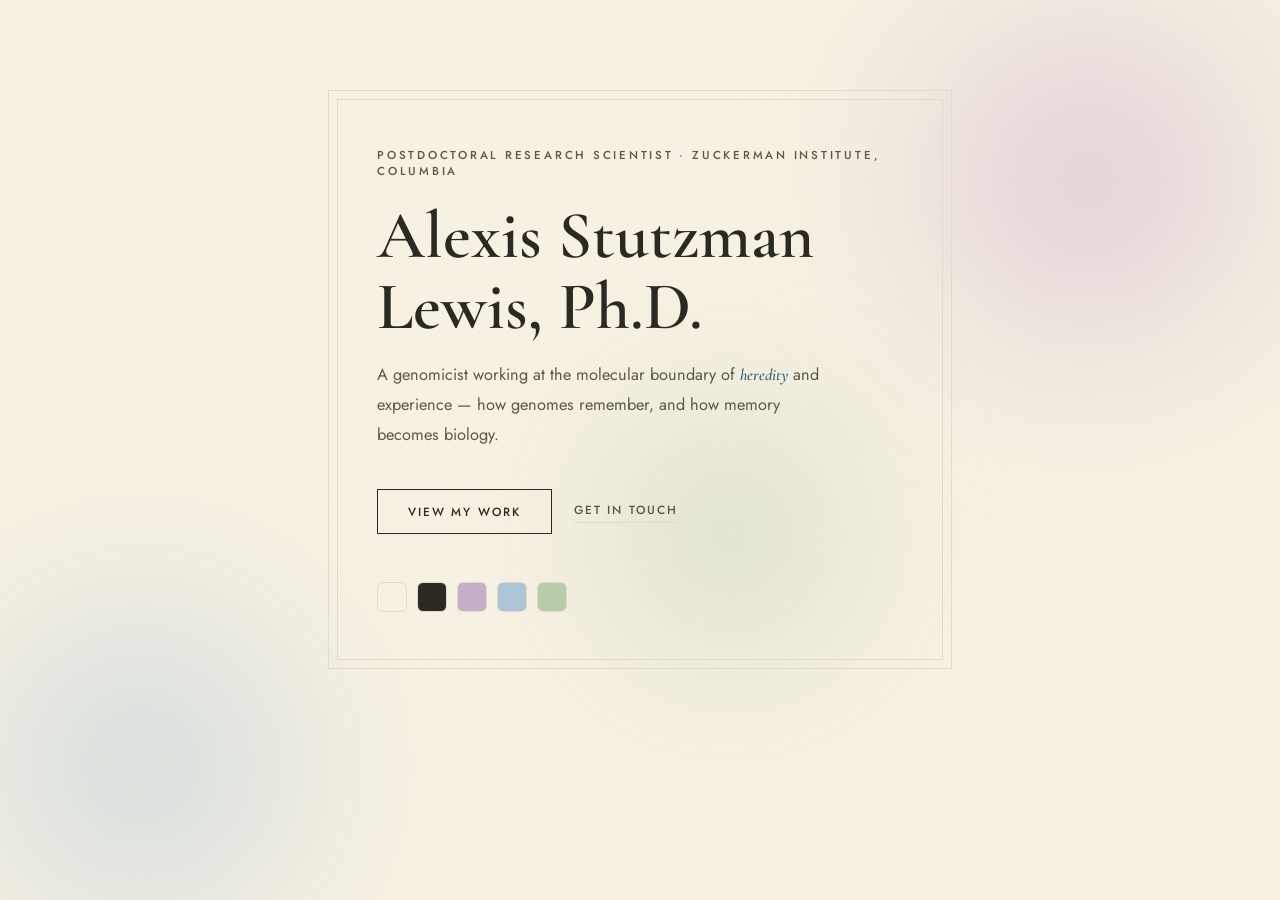
<file: design-system/reference-mockup.html>
<!DOCTYPE html>
<html lang="en">
<head>
<meta charset="UTF-8">
<title>Design mockup — botanical watercolor, elegant</title>
<link rel="preconnect" href="https://fonts.googleapis.com">
<link rel="preconnect" href="https://fonts.gstatic.com" crossorigin>
<link href="https://fonts.googleapis.com/css2?family=Cormorant+Garamond:ital,wght@0,400;0,500;0,600;1,500;1,600&family=Jost:wght@400;500;600&display=swap" rel="stylesheet">
<style>
  * { box-sizing: border-box; margin: 0; padding: 0; }
  :root {
    --paper: #F7F1E3;
    --ink: #2A2A22;
    --mid: #5A5848;
    --rule: #E3DBC7;
    --plum: #C7AEC9;
    --blue: #ABC5D6;
    --sage: #B9CBA9;
    --plum-text: #7A5D82;
    --blue-text: #3F647E;
    --sage-text: #4F6B45;
  }
  html, body { height: 100%; }
  body {
    font-family: 'Jost', sans-serif;
    background: var(--paper);
    color: var(--ink);
    overflow-x: hidden;
    min-height: 100vh;
    position: relative;
  }
  .wash-field {
    position: fixed; inset: 0; overflow: hidden; pointer-events: none; z-index: 0;
  }
  .wash { position: absolute; border-radius: 50%; filter: blur(70px); opacity: 0.55; }
  .wash-1 { width: 42vw; height: 42vw; top: -10%; right: -6%; background: radial-gradient(circle, var(--plum), transparent 68%); animation: drift1 24s ease-in-out infinite alternate; }
  .wash-2 { width: 38vw; height: 38vw; bottom: -12%; left: -8%; background: radial-gradient(circle, var(--blue), transparent 68%); animation: drift2 28s ease-in-out infinite alternate; }
  .wash-3 { width: 30vw; height: 30vw; top: 38%; left: 42%; background: radial-gradient(circle, var(--sage), transparent 68%); animation: drift3 32s ease-in-out infinite alternate; }
  @keyframes drift1 { to { transform: translate(-6%,8%) scale(1.1); } }
  @keyframes drift2 { to { transform: translate(8%,-6%) scale(1.08); } }
  @keyframes drift3 { to { transform: translate(-8%,-8%) scale(1.15); } }

  #cursor-aura {
    position: fixed; top: 0; left: 0; width: 420px; height: 420px; margin: -210px 0 0 -210px;
    border-radius: 50%; pointer-events: none; z-index: 1; filter: blur(18px); opacity: 0;
    background: radial-gradient(circle, rgba(199,174,201,0.30) 0%, rgba(171,197,214,0.22) 40%, rgba(185,203,169,0.16) 65%, transparent 75%);
    transition: opacity 0.6s ease;
  }
  #cursor-aura.on { opacity: 1; }

  .frame {
    position: relative; z-index: 2; max-width: 720px; margin: 0 auto; padding: 90px 48px;
  }
  .plate-border {
    border: 1px solid var(--rule); padding: 56px 48px; position: relative;
  }
  .plate-border::before {
    content: ''; position: absolute; inset: 8px; border: 1px solid var(--rule);
    pointer-events: none;
  }
  .eyebrow {
    font-family: 'Jost', sans-serif; font-size: 0.72rem; letter-spacing: 0.24em; text-transform: uppercase;
    color: var(--mid); margin-bottom: 22px; font-weight: 500;
  }
  .eyebrow span { color: var(--plum-text); }
  .name {
    font-family: 'Cormorant Garamond', serif; font-weight: 600; font-style: normal;
    font-size: clamp(2.6rem, 6vw, 4.2rem); line-height: 1.05; color: var(--ink); margin-bottom: 18px;
  }
  .tagline {
    font-family: 'Jost', sans-serif; font-weight: 400; font-size: 1.02rem; line-height: 1.8;
    color: var(--mid); max-width: 460px; margin-bottom: 40px;
  }
  .tagline strong { font-style: italic; font-family: 'Cormorant Garamond', serif; color: var(--blue-text); font-weight: 600; }
  .cta-row { display: flex; gap: 22px; align-items: center; }
  .btn-primary {
    display: inline-block; padding: 13px 30px; border: 1px solid var(--ink); color: var(--ink);
    font-family: 'Jost', sans-serif; font-size: 0.74rem; letter-spacing: 0.16em; text-transform: uppercase; font-weight: 500;
    text-decoration: none; position: relative; overflow: hidden; z-index: 1; transition: color 0.3s ease, transform 0.25s ease;
  }
  .btn-primary::before {
    content: ''; position: absolute; inset: 0; background: var(--ink); transform: translateY(101%);
    transition: transform 0.35s cubic-bezier(0.4,0,0.2,1); z-index: -1;
  }
  .btn-primary:hover { color: var(--paper); transform: translateY(-3px); }
  .btn-primary:hover::before { transform: translateY(0); }
  .btn-ghost {
    font-family: 'Jost', sans-serif; font-size: 0.74rem; letter-spacing: 0.16em; text-transform: uppercase; font-weight: 500;
    color: var(--mid); text-decoration: none; border-bottom: 1px solid var(--rule); padding-bottom: 4px;
    transition: color 0.25s ease, border-color 0.25s ease, transform 0.25s ease; display: inline-block;
  }
  .btn-ghost:hover { color: var(--ink); border-color: var(--ink); transform: translateY(-3px); }

  .swatches { display: flex; gap: 10px; margin-top: 48px; }
  .sw { width: 30px; height: 30px; border-radius: 6px; border: 1px solid var(--rule); }
</style>
</head>
<body>
<div class="wash-field">
  <div class="wash wash-1"></div>
  <div class="wash wash-2"></div>
  <div class="wash wash-3"></div>
</div>
<div id="cursor-aura"></div>

<div class="frame">
  <div class="plate-border">
    <div class="eyebrow">Postdoctoral Research Scientist <span>&middot;</span> Zuckerman Institute, Columbia</div>
    <div class="name">Alexis Stutzman Lewis, Ph.D.</div>
    <div class="tagline">A genomicist working at the molecular boundary of <strong>heredity</strong> and experience — how genomes remember, and how memory becomes biology.</div>
    <div class="cta-row">
      <a href="#" class="btn-primary">View my work</a>
      <a href="#" class="btn-ghost">Get in touch</a>
    </div>
    <div class="swatches">
      <div class="sw" style="background:var(--paper)"></div>
      <div class="sw" style="background:var(--ink)"></div>
      <div class="sw" style="background:var(--plum)"></div>
      <div class="sw" style="background:var(--blue)"></div>
      <div class="sw" style="background:var(--sage)"></div>
    </div>
  </div>
</div>

<script>
  const aura = document.getElementById('cursor-aura');
  let ax = innerWidth/2, ay = innerHeight/2, tx = ax, ty = ay;
  addEventListener('mousemove', e => { tx = e.clientX; ty = e.clientY; aura.classList.add('on'); }, {passive:true});
  (function tick(){ ax += (tx-ax)*0.08; ay += (ty-ay)*0.08; aura.style.transform = `translate(${ax}px, ${ay}px)`; requestAnimationFrame(tick); })();
</script>
</body>
</html>
</file>
<file: assets/css/tokens.css>
/*
  Design tokens — "warm gallery" direction.
  Bone paper, deep ink, one wine-plum accent. A dark "night" tone is used
  sparingly for the microscopy panel.
*/

:root {
  --paper: #F4F0E8;
  --paper-deep: #E9E2D4;
  --ink: #1C1A17;
  --mid: #5A554C;
  --rule: #CFC7B8;
  --accent: #6B2C4A;
  --night: #0F0E0D;
  --night-text: #E9E4DA;

  --font-heading: 'Cormorant Garamond', Georgia, serif;
  --font-body: 'Jost', system-ui, sans-serif;

  --gutter: clamp(20px, 5vw, 64px);
  --measure: 62ch;
}
</file>
<file: assets/css/base.css>
*, *::before, *::after { box-sizing: border-box; margin: 0; padding: 0; }

html { scroll-behavior: smooth; -webkit-text-size-adjust: 100%; }

body {
  font-family: var(--font-body);
  background: var(--paper);
  color: var(--ink);
  font-size: 1.0625rem;
  line-height: 1.65;
  font-weight: 400;
  -webkit-font-smoothing: antialiased;
  overflow-x: hidden;
}

img, video { max-width: 100%; display: block; }
a { color: inherit; }

h1, h2, h3 {
  font-family: var(--font-heading);
  font-weight: 700;
  font-style: normal;
  line-height: 1.05;
  letter-spacing: -0.01em;
}

.wrap {
  width: 100%;
  max-width: 1240px;
  margin: 0 auto;
  padding-inline: var(--gutter);
}

.visually-hidden {
  position: absolute; width: 1px; height: 1px; overflow: hidden;
  clip: rect(0 0 0 0); white-space: nowrap;
}

/* ============ MASTHEAD + MENU ============ */
.masthead {
  position: fixed; top: 0; left: 0; right: 0; z-index: 100;
  height: 60px;
  display: flex; align-items: center; justify-content: space-between;
  padding-inline: max(var(--gutter), calc((100vw - 1240px) / 2 + var(--gutter)));
  background: var(--paper);
  border-bottom: 1px solid transparent;
  transition: border-color 0.3s ease, background 0.3s ease;
}
.masthead.scrolled { border-bottom-color: var(--rule); }
body.menu-open .masthead { background: var(--paper); border-bottom-color: transparent; }

.wordmark {
  font-family: var(--font-heading);
  font-weight: 700;
  font-size: 1.6rem;
  letter-spacing: 0.02em;
  text-decoration: none;
  line-height: 1;
  position: relative; z-index: 95;
}

.menu-btn {
  position: relative; z-index: 95;
  font-family: var(--font-body);
  font-size: 1rem;
  font-weight: 500;
  color: var(--ink);
  background: none;
  border: 0;
  padding: 14px 0 14px 18px;
  min-height: 48px;
  cursor: pointer;
}

.menu {
  position: fixed; inset: 0; z-index: 90;
  background: var(--paper);
  padding: 96px var(--gutter) 32px;
  display: flex; flex-direction: column; justify-content: space-between;
  opacity: 0; visibility: hidden;
  transition: opacity 0.35s ease, visibility 0.35s ease;
  overflow-y: auto;
}
body.menu-open .menu { opacity: 1; visibility: visible; }
body.menu-open { overflow: hidden; }

.menu ul { list-style: none; }
.menu li a {
  display: block;
  font-family: var(--font-heading);
  font-weight: 700;
  font-size: clamp(2.4rem, 11.5vw, 3.6rem);
  line-height: 1.12;
  padding: 0.12em 0;
  text-decoration: none;
}
.menu li a[aria-current="page"] { color: var(--accent); }

.motion-toggle {
  font-family: var(--font-body);
  font-size: 0.95rem;
  font-weight: 500;
  color: var(--mid);
  background: none;
  border: 0;
  border-bottom: 1px solid var(--rule);
  padding: 12px 0 4px;
  min-height: 44px;
  align-self: flex-start;
  cursor: pointer;
}
.motion-toggle:hover { color: var(--ink); border-bottom-color: var(--ink); }

@media (min-width: 900px) {
  .masthead { height: 76px; }
  .menu-btn { display: none; }
  .menu {
    position: static; inset: auto; z-index: auto;
    background: none; padding: 0; overflow: visible;
    flex-direction: row; align-items: center; gap: 2.4rem;
    opacity: 1; visibility: visible; transition: none;
  }
  body.menu-open { overflow: auto; }
  .menu ul { display: flex; gap: 2.2rem; }
  .menu li a {
    font-family: var(--font-body);
    font-size: 0.98rem; font-weight: 500; line-height: 1.2;
    padding: 6px 0;
    border-bottom: 1px solid transparent;
    transition: border-color 0.25s ease, color 0.25s ease;
  }
  .menu li a:hover { border-bottom-color: var(--ink); }
  .menu li a[aria-current="page"] { color: var(--ink); border-bottom-color: var(--accent); }
  .motion-toggle { padding: 4px 0; min-height: 0; font-size: 0.85rem; align-self: auto; }
}

main { padding-top: 60px; }
@media (min-width: 900px) { main { padding-top: 76px; } }

/* ============ SHARED TYPE + LINKS ============ */
.kicker {
  font-size: 1rem;
  font-weight: 500;
  color: var(--accent);
  line-height: 1.45;
}

.page-title {
  font-size: clamp(3rem, 11vw, 7.5rem);
  line-height: 0.98;
  letter-spacing: -0.02em;
}

.lede {
  font-family: var(--font-heading);
  font-weight: 500;
  font-size: clamp(1.45rem, 4.6vw, 2.1rem);
  line-height: 1.3;
  max-width: 30ch;
}

.body-copy { max-width: var(--measure); }
.muted { color: var(--mid); }

.arrow-link {
  display: inline-block;
  font-weight: 500;
  text-decoration: none;
  border-bottom: 1px solid currentColor;
  padding: 10px 0 3px;
  transition: color 0.25s ease, letter-spacing 0.25s ease;
}
.arrow-link:hover { color: var(--accent); }

.btn {
  display: inline-flex; align-items: center; justify-content: center;
  min-height: 52px; padding: 0 30px;
  background: var(--ink); color: var(--paper);
  font-weight: 500; font-size: 1rem; text-decoration: none;
  transition: background 0.25s ease;
}
.btn:hover { background: var(--accent); }

/* ============ PAGE HEAD (inner pages) ============ */
.page-head { padding-block: clamp(36px, 8vw, 96px) clamp(32px, 6vw, 64px); }

/* ============ SECTION BLOCKS (CV, BIG) ============ */
.block {
  border-top: 1px solid var(--rule);
  padding-block: clamp(36px, 6vw, 80px);
}
.block-title {
  font-size: clamp(1.9rem, 5vw, 2.8rem);
  margin-bottom: 24px;
}
@media (min-width: 900px) {
  .block-grid { display: grid; grid-template-columns: 1fr 3fr; gap: 48px; }
  .block-title { position: sticky; top: 108px; align-self: start; margin-bottom: 0; }
}

.block-lede {
  font-family: var(--font-heading);
  font-weight: 500;
  font-size: clamp(1.3rem, 3.6vw, 1.7rem);
  line-height: 1.5;
  max-width: 44ch;
}

/* ============ DATA ROWS ============ */
.data-list { display: flex; flex-direction: column; }
.data-row {
  display: grid; grid-template-columns: 1fr; gap: 2px;
  padding: 0 0 26px;
}
.data-date { font-size: 0.95rem; font-weight: 500; color: var(--accent); }
.data-title {
  font-family: var(--font-heading);
  font-weight: 700;
  font-size: 1.3rem;
  line-height: 1.25;
}
.data-title a { text-decoration: none; border-bottom: 1px solid var(--rule); transition: border-color 0.25s ease, color 0.25s ease; }
.data-title a:hover { color: var(--accent); border-bottom-color: var(--accent); }
.data-detail { font-size: 0.98rem; color: var(--mid); margin-top: 4px; line-height: 1.55; }
.data-detail a { color: var(--ink); }

.tag-row { display: flex; flex-wrap: wrap; gap: 4px 14px; margin-top: 8px; }
.tag { font-size: 0.9rem; color: var(--accent); }
.tag::before { content: '#'; opacity: 0.6; }

@media (min-width: 700px) {
  .data-row { grid-template-columns: 140px 1fr; gap: 28px; padding-bottom: 32px; }
  .data-date { padding-top: 5px; }
}

/* ============ FOOTER ============ */
.site-footer {
  border-top: 1px solid var(--rule);
  margin-top: clamp(40px, 8vw, 96px);
  padding: 32px var(--gutter) 40px;
  display: flex; flex-direction: column; gap: 6px;
}
.footer-name { font-family: var(--font-heading); font-weight: 700; font-size: 1.25rem; }
.footer-copy { font-size: 0.95rem; color: var(--mid); }
@media (min-width: 700px) {
  .site-footer { flex-direction: row; justify-content: space-between; align-items: baseline; }
}

/* ============ REVEAL ============ */
.fade-in { opacity: 0; transform: translateY(18px); transition: opacity 0.9s ease, transform 0.9s cubic-bezier(0.2, 0.7, 0.2, 1); }
.fade-in.visible { opacity: 1; transform: none; }

/* soft cursor glow: diffuse, cloud-like, springs after the pointer (desktop only) */
#cursor-aura {
  position: fixed; top: 0; left: 0; width: 540px; height: 540px; margin: -270px 0 0 -270px;
  border-radius: 50%; pointer-events: none; z-index: -1; filter: blur(48px); opacity: 0;
  background:
    radial-gradient(circle at 48% 52%, rgba(107, 44, 74, 0.20) 0%, rgba(107, 44, 74, 0.08) 38%, transparent 64%),
    radial-gradient(circle at 60% 42%, rgba(201, 150, 171, 0.26) 0%, transparent 56%),
    radial-gradient(circle at 40% 60%, rgba(196, 164, 118, 0.22) 0%, transparent 56%);
  transition: opacity 0.9s ease;
}
#cursor-aura.on { opacity: 1; }
body.motion-off #cursor-aura { display: none; }
@media (hover: none), (pointer: coarse) { #cursor-aura { display: none; } }

body.motion-off *, body.motion-off *::before, body.motion-off *::after {
  transition-duration: 0.01ms !important;
  animation-duration: 0.01ms !important;
}
body.motion-off .fade-in { opacity: 1; transform: none; }
body.motion-off { scroll-behavior: auto; }

@media (prefers-reduced-motion: reduce) {
  *, *::before, *::after { transition-duration: 0.01ms !important; animation-duration: 0.01ms !important; }
  html { scroll-behavior: auto; }
  .fade-in { opacity: 1; transform: none; }
  #cursor-aura { display: none; }
}

@media print {
  .masthead, .menu, .site-footer { display: none !important; }
  main { padding-top: 0; }
  body { background: #fff; }
}
</file>
<file: assets/css/components.css>
/* ============ CV INTRO ============ */
.cv-intro { display: grid; grid-template-columns: 1fr; gap: 36px; align-items: center; }
.cv-person { order: -1; margin: 0; text-align: center; }
.cv-person img {
  width: 150px; height: auto; margin: 0 auto; border-radius: 50%;
  -webkit-mask-image: radial-gradient(circle, black 62%, transparent 100%);
  mask-image: radial-gradient(circle, black 62%, transparent 100%);
}
.cv-name {
  font-family: var(--font-heading); font-weight: 700;
  font-size: clamp(2rem, 8vw, 2.6rem); line-height: 1.1; margin-top: 14px;
}
.cv-title { white-space: nowrap; font-size: clamp(2.3rem, 11.4vw, 6rem); }
.cv-title-col .muted { margin: 20px 0 28px; font-size: 1.1rem; }
@media (min-width: 900px) {
  .cv-intro { grid-template-columns: 1fr 340px; gap: 64px; }
  .cv-person { order: 2; }
  .cv-person img { width: 280px; }
  .cv-name { font-size: 2.3rem; }
}

/* ============ BLACK IN GENETICS ============ */
.big-head { display: grid; grid-template-columns: 1fr; gap: 40px; }
.big-logo-fig { width: min(52%, 200px); order: -1; }
.big-logo-fig img { width: 100%; height: auto; }
.big-head .body-copy { margin-top: 28px; font-size: 1.1rem; }
.dash-list { list-style: none; margin: 28px 0 36px; display: flex; flex-direction: column; gap: 12px; max-width: var(--measure); }
.dash-list li { position: relative; padding-left: 28px; font-size: 1.02rem; line-height: 1.55; }
.dash-list li::before { content: ''; position: absolute; left: 0; top: 0.8em; width: 16px; height: 1px; background: var(--accent); }
@media (min-width: 900px) {
  .big-head { grid-template-columns: 1.6fr 1fr; gap: 80px; align-items: start; }
  .big-logo-fig { width: 100%; max-width: 380px; margin-top: 12px; justify-self: end; order: 0; }
}

.ceremony { margin: 0; }
.ceremony img { width: 100%; height: auto; }
.ceremony figcaption { margin-top: 14px; font-size: 0.98rem; color: var(--mid); max-width: 60ch; line-height: 1.55; }
@media (min-width: 900px) {
  .ceremony { display: grid; grid-template-columns: 2fr 1fr; gap: 48px; align-items: end; }
  .ceremony figcaption { margin-top: 0; }
}

/* ============ JUST FOR FUN ============ */
.fun-block { display: grid; grid-template-columns: 1fr; gap: 20px; margin-bottom: clamp(56px, 10vw, 120px); }
.fun-media img, .fun-media video { width: 100%; height: auto; display: block; background: var(--night); }
.fun-heading { font-size: clamp(1.9rem, 5vw, 2.8rem); margin-bottom: 14px; }
.fun-caption { color: var(--mid); font-size: 1.05rem; line-height: 1.7; max-width: 52ch; }
.fun-years { display: block; margin-top: 10px; color: var(--accent); font-weight: 500; }
@media (min-width: 900px) {
  .fun-block { grid-template-columns: 7fr 5fr; gap: 64px; align-items: end; }
  .fun-block:nth-child(even) { grid-template-columns: 5fr 7fr; }
  .fun-block:nth-child(even) .fun-media { order: 2; }
}

/* ============ CONTACT ============ */
.btn-row { display: flex; flex-direction: column; gap: 14px; margin-top: 44px; max-width: 460px; }
.btn--outline { background: transparent; color: var(--ink); border: 1px solid var(--ink); gap: 10px; }
.btn--outline:hover { background: var(--ink); color: var(--paper); }
@media (min-width: 900px) {
  .btn-row { flex-direction: row; flex-wrap: wrap; max-width: none; }
}

/* ============ TRIBUTE (Dedicated to Rosie) ============ */
.tribute {
  background: var(--paper-deep);
  margin-top: clamp(24px, 6vw, 80px);
  padding-block: clamp(56px, 10vw, 128px);
  text-align: center;
}
.tribute[hidden] { display: none; }
.tribute-inner { max-width: 680px; margin: 0 auto; padding-inline: var(--gutter); }
.tribute .fun-media { max-width: 520px; margin: 0 auto 36px; }
.tribute .fun-caption { margin-inline: auto; }
.has-tribute .site-footer { margin-top: 0; }

/* ============ HOVER MOTION (fine pointers, switched off by the motion toggle) ============ */
.btn { transition: background 0.25s ease, color 0.25s ease, transform 0.35s cubic-bezier(0.2, 0.7, 0.2, 1); }
.arrow-link { transition: color 0.25s ease, transform 0.35s cubic-bezier(0.2, 0.7, 0.2, 1); }
.data-row { transition: transform 0.35s cubic-bezier(0.2, 0.7, 0.2, 1); }
.hero-portrait img { transition: transform 0.45s cubic-bezier(0.2, 0.7, 0.2, 1); }
@media (hover: hover) and (pointer: fine) {
  body:not(.motion-off) .btn:hover { transform: translateY(-3px); }
  body:not(.motion-off) .arrow-link:hover { transform: translateY(-2px); }
  body:not(.motion-off) .data-row:hover { transform: translateX(6px); }
  body:not(.motion-off) .index-list a:hover { transform: translateX(10px); }
  body:not(.motion-off) .hero-portrait img:hover { transform: translate(-6px, -6px); }
}
</file>
<file: assets/css/home.css>
/* ============ HERO ============ */
.hero { display: grid; grid-template-columns: 1fr; padding-bottom: clamp(48px, 9vw, 120px); }

.hero-portrait {
  position: relative;
  margin: 0 calc(var(--gutter) * -1);
}
.hero-portrait img {
  width: 100%; aspect-ratio: 4 / 5; object-fit: cover; object-position: center 22%;
  max-height: 78svh;
}

.hero-text { padding-top: 28px; }
.hero-name {
  font-size: clamp(2.2rem, 8.7vw, 4.2rem);
  font-weight: 700;
  line-height: 1.0;
  letter-spacing: -0.02em;
  margin: 0 0 16px;
}
.hero-name span { display: block; }
.role { font-size: 1.1rem; font-weight: 500; line-height: 1.5; color: var(--mid); max-width: 36ch; margin-bottom: 26px; }
.hero-text .lede { margin-bottom: 30px; }
.hero-links { display: flex; flex-wrap: wrap; gap: 4px 36px; }

@media (min-width: 900px) {
  .hero {
    grid-template-columns: 7fr 5fr;
    column-gap: clamp(40px, 6vw, 96px);
    align-items: center;
    padding-top: clamp(24px, 4vw, 56px);
    min-height: calc(100svh - 76px);
  }
  .hero-portrait { order: 2; margin: 0; }
  .hero-portrait::before {
    content: ''; position: absolute; inset: 28px -28px -28px 28px;
    background: var(--paper-deep); z-index: 0;
  }
  .hero-portrait img { position: relative; z-index: 1; max-height: none; }
  .hero-text { padding-top: 0; }
  .hero-name { font-size: clamp(2.8rem, 4.5vw, 4.9rem); margin: 0 0 20px; }
  .role { font-size: 1.2rem; margin-bottom: 32px; }
}

/* ============ BENCH (microscopy panel) ============ */
.bench { background: var(--night); color: var(--night-text); padding-block: clamp(48px, 9vw, 112px); }
.bench-inner { display: grid; grid-template-columns: 1fr; gap: 32px; align-items: center; }
.bench-media { background: #000; }
.bench-media img { width: 100%; height: auto; }
.bench .kicker { color: #D9A7BE; }
.bench h2 { font-size: clamp(2.2rem, 7vw, 3.6rem); margin: 12px 0 18px; }
.bench p { color: #BDB6A9; max-width: 44ch; margin-bottom: 20px; }
.bench .arrow-link { color: var(--night-text); }
.bench .arrow-link:hover { color: #D9A7BE; }
@media (min-width: 900px) {
  .bench-inner { grid-template-columns: 7fr 5fr; gap: 80px; }
}

/* ============ INDEX ============ */
.index { padding-block: clamp(48px, 9vw, 112px) 0; }
.index-title { font-size: clamp(1.9rem, 5vw, 2.8rem); margin-bottom: 28px; }
.index-list { list-style: none; border-top: 1px solid var(--rule); }
.index-list a {
  display: grid; grid-template-columns: 1fr; gap: 4px;
  padding: 24px 0; border-bottom: 1px solid var(--rule); text-decoration: none;
  transition: color 0.25s ease, transform 0.35s cubic-bezier(0.2, 0.7, 0.2, 1);
}
.index-list a:hover { color: var(--accent); }
.index-list strong { font-family: var(--font-heading); font-weight: 700; font-size: clamp(1.8rem, 6vw, 2.8rem); line-height: 1.1; }
.index-list span { color: var(--mid); font-size: 1.02rem; }
@media (min-width: 900px) {
  .index-list a { grid-template-columns: 1fr 1fr; align-items: baseline; gap: 48px; padding: 32px 0; }
}
</file>
